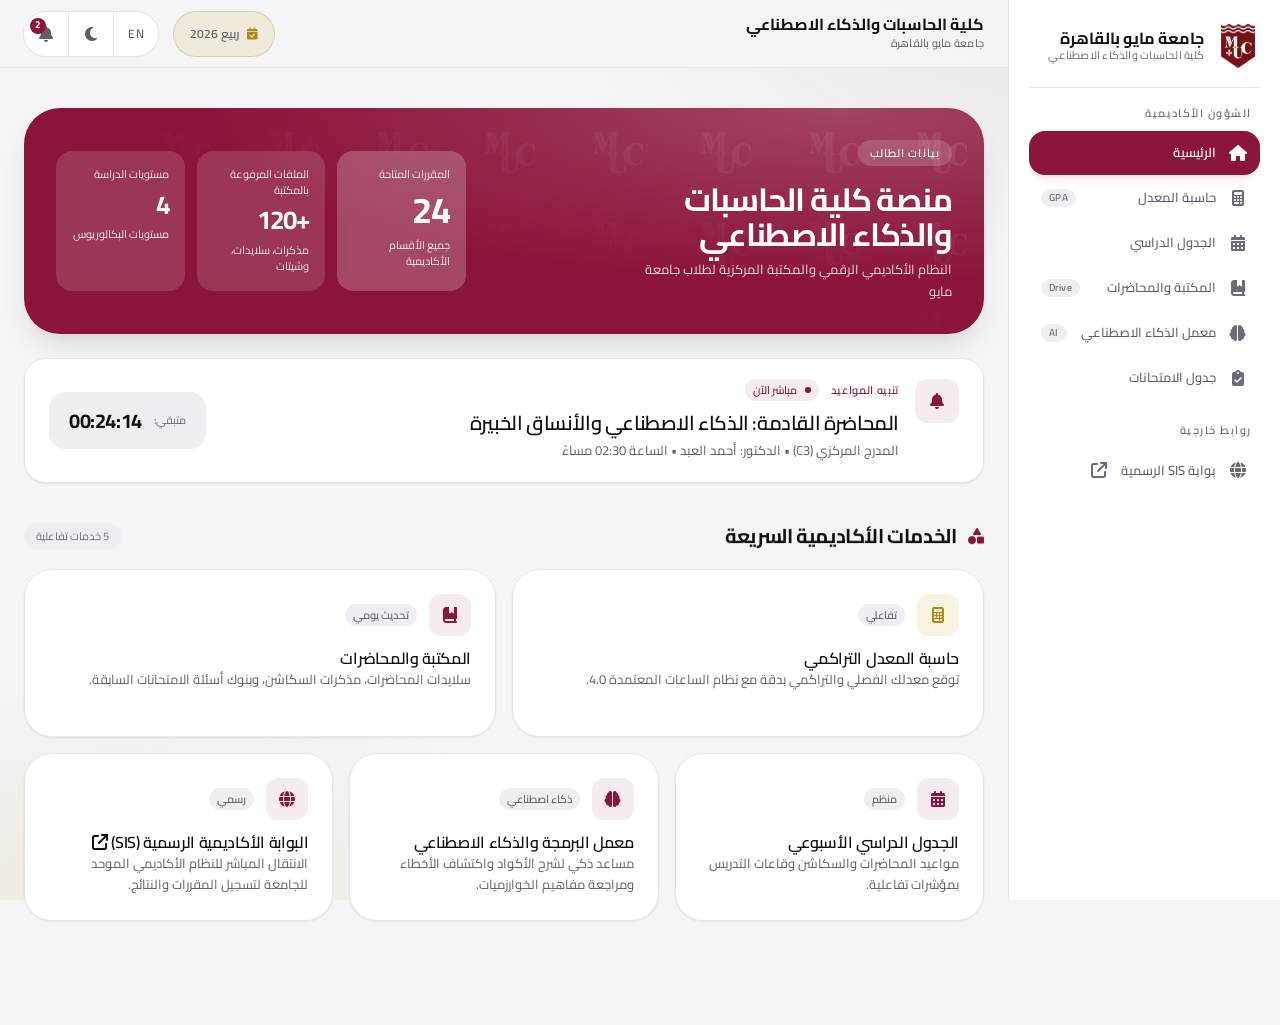
<file: index.html>
<!DOCTYPE html>
<html lang="ar" dir="rtl" data-theme="light">
<head>
    <meta charset="UTF-8">
    <meta name="viewport" content="width=device-width, initial-scale=1.0, viewport-fit=cover">
    <meta name="theme-color" content="#F6F6F9">
    <title>جامعة مايو - كلية الحاسبات والذكاء الاصطناعي | MUC Student Portal</title>
    
    <!-- Favicon -->
    <link rel="icon" type="image/png" href="assets/images/logo.png">

    <!-- الطباعة: Cairo — خط عربي متغيّر (200–1000) -->
    <link rel="preconnect" href="https://fonts.googleapis.com">
    <link rel="preconnect" href="https://fonts.gstatic.com" crossorigin>
    <link href="https://fonts.googleapis.com/css2?family=Cairo:wght@300;400;500;600;700;800;900&display=swap" rel="stylesheet">

    <!-- Telegram Mini App SDK -->
    <script src="https://telegram.org/js/telegram-web-app.js"></script>
    <script>
        if (window.Telegram && window.Telegram.WebApp) {
            window.Telegram.WebApp.ready();
            window.Telegram.WebApp.expand();
        }
    </script>
    <!-- FontAwesome 6 Icons -->
    <link rel="stylesheet" href="https://cdnjs.cloudflare.com/ajax/libs/font-awesome/6.4.2/css/all.min.css">

    <!-- Modular CSS Stylesheets -->
    <link rel="stylesheet" href="assets/css/style.css">
    <link rel="stylesheet" href="assets/css/components.css">
    <link rel="stylesheet" href="assets/css/animations.css">
</head>
<body>

    <!-- ==================== SKIP LINK ==================== -->
    <a href="#main-content" class="skip-link" data-i18n="skip_to_content">تخطي إلى المحتوى الرئيسي</a>

    <!-- ==================== AMBIENT BACKGROUND GLOWS ==================== -->
    <div class="page-rule-bg" aria-hidden="true"></div>

    <!-- ==================== MOBILE DRAWER BACKDROP ==================== -->
    <div id="drawer-backdrop" class="drawer-backdrop"></div>

    <!-- ==================== MAIN APP LAYOUT ==================== -->
    <div id="app-layout">

        <!-- ==================== SIDE PANEL (SIDEBAR) ==================== -->
        <aside id="sidebar" role="navigation" aria-label="Main Navigation">

            <!-- إغلاق الدرج -->
            <button id="drawer-close-btn" class="drawer-close-btn" type="button"
                    aria-label="إغلاق القائمة | Close navigation menu">
                <i class="fa-solid fa-xmark" aria-hidden="true"></i>
            </button>

            <!-- Top: University Brand -->
            <div>
                <div class="sidebar-header">
                    <a href="#" class="sidebar-logo-link" onclick="switchTab('home'); return false;">
                        <img src="assets/images/logo.png" alt="MUC Crest" class="sidebar-logo-img">
                        <div class="sidebar-brand-text">
                            <span class="sidebar-brand-title" data-i18n="univ_name">جامعة مايو بالقاهرة</span>
                            <span class="sidebar-brand-sub">
                                <span data-i18n="faculty_name">كلية الحاسبات والذكاء الاصطناعي</span>
                            </span>
                        </div>
                    </a>
                </div>

                <!-- Navigation Links -->
                <nav class="sidebar-nav">
                    <div class="nav-category-label" data-i18n="nav_category_academic">الشؤون الأكاديمية</div>

                    <!-- Home / Dashboard -->
                    <a href="#home" class="nav-link active" data-tab="home" aria-current="page" title="الرئيسية | Dashboard">
                        <i class="fa-solid fa-house"></i>
                        <span class="nav-text" data-i18n="nav_dashboard">الرئيسية</span>
                    </a>

                    <!-- GPA Predictor -->
                    <a href="#gpa" class="nav-link" data-tab="gpa" title="حاسبة المعدل | GPA Predictor">
                        <i class="fa-solid fa-calculator"></i>
                        <span class="nav-text" data-i18n="nav_gpa">حاسبة المعدل</span>
                        <span class="nav-badge nav-badge--gpa">GPA</span>
                    </a>

                    <!-- Timetable -->
                    <a href="#schedule" class="nav-link" data-tab="schedule" title="الجدول الدراسي | Timetable">
                        <i class="fa-solid fa-calendar-days"></i>
                        <span class="nav-text" data-i18n="nav_schedule">الجدول الدراسي</span>
                    </a>

                    <!-- Digital Library -->
                    <a href="#library" class="nav-link" data-tab="library" title="المكتبة والمحاضرات | Library">
                        <i class="fa-solid fa-book-bookmark"></i>
                        <span class="nav-text" data-i18n="nav_library">المكتبة والمحاضرات</span>
                        <span class="nav-badge nav-badge--drive">Drive</span>
                    </a>

                    <!-- AI Code Lab -->
                    <a href="#ai" class="nav-link" data-tab="ai" title="معمل الذكاء الاصطناعي | AI Code Lab">
                        <i class="fa-solid fa-brain"></i>
                        <span class="nav-text" data-i18n="nav_ai">معمل الذكاء الاصطناعي</span>
                        <span class="nav-badge nav-badge--ai">AI</span>
                    </a>

                    <!-- Exam Schedule -->
                    <a href="#exams" class="nav-link" data-tab="exams" title="جدول الامتحانات | Exam Schedule">
                        <i class="fa-solid fa-clipboard-check"></i>
                        <span class="nav-text" data-i18n="nav_exams">جدول الامتحانات</span>
                    </a>

                    <div class="nav-category-label" data-i18n="nav_category_links">روابط خارجية</div>

                    <!-- Official SIS Portal External -->
                    <a href="https://www.muc.edu.eg/ar" target="_blank" rel="noopener noreferrer" class="nav-link" title="بوابة SIS الرسمية">
                        <i class="fa-solid fa-globe"></i>
                        <span class="nav-text" data-i18n="nav_sis_portal">بوابة SIS الرسمية</span>
                        <i class="fa-solid fa-arrow-up-right-from-square nav-external-icon"></i>
                    </a>
                </nav>
            </div>

            <!-- Collapse handle -->
            <button id="sidebar-toggle" class="sidebar-toggle-btn"
                    type="button"
                    aria-expanded="true"
                    aria-controls="sidebar"
                    title="طي القائمة الجانبية | Collapse sidebar">
                <i class="fa-solid fa-chevron-right" aria-hidden="true"></i>
                <span class="sr-only" data-i18n="toggle_sidebar">طي القائمة الجانبية</span>
            </button>

            <!-- تم إزالة قسم الملف الشخصي الخاص بالطالب من هنا بنجاح -->

        </aside>

        <!-- ==================== MAIN WRAPPER ==================== -->
        <div id="main-wrapper">

            <!-- ==================== TOPBAR HEADER ==================== -->
            <header id="topbar">
                
                <!-- Start / Left -->
                <div class="topbar-start">
                    <button id="mobile-menu-btn" class="mobile-nav-toggle" type="button"
                            aria-expanded="false" aria-controls="sidebar"
                            aria-label="فتح قائمة التنقل | Open navigation menu">
                        <span class="hamburger-lines" aria-hidden="true">
                            <span></span><span></span><span></span>
                        </span>
                    </button>

                    <a href="#home" class="topbar-mobile-logo" onclick="switchTab('home'); return false;" title="MUC">
                        <img src="assets/images/logo.png" alt="MUC Logo" class="topbar-logo-img">
                    </a>
                    
                    <div class="topbar-title-block">
                        <div class="topbar-faculty-title">
                            <span data-i18n="faculty_name">كلية الحاسبات والذكاء الاصطناعي</span>
                        </div>
                        <div class="topbar-faculty-subtitle" data-i18n="univ_name">جامعة مايو بالقاهرة</div>
                    </div>
                </div>

                <!-- Center: Academic Semester Pill -->
                <div class="academic-term-chip">
                    <i class="fa-solid fa-calendar-check"></i>
                    <span data-i18n="current_term">ربيع 2026</span>
                </div>

                <!-- End / Right Actions -->
                <div class="topbar-end">

                    <div class="utility-cluster">
                        <button id="lang-toggle-btn" class="utility-btn" type="button"
                                onclick="toggleLanguage()"
                                aria-label="التبديل إلى الإنجليزية | Switch to English">
                            <span class="lang-label" aria-hidden="true">EN</span>
                        </button>

                        <span class="utility-divider" aria-hidden="true"></span>

                        <button id="theme-toggle-btn" class="utility-btn" type="button"
                                onclick="toggleTheme()"
                                aria-pressed="false"
                                aria-label="الوضع الداكن | Dark mode">
                            <i id="theme-toggle-icon" class="fa-solid fa-moon" aria-hidden="true"></i>
                        </button>

                        <span class="utility-divider" aria-hidden="true"></span>

                        <button id="notif-btn" class="utility-btn" type="button"
                                aria-haspopup="true" aria-expanded="false"
                                aria-controls="notif-panel"
                                aria-label="التنبيهات، 2 غير مقروءة | Notifications, 2 unread">
                            <i class="fa-solid fa-bell" aria-hidden="true"></i>
                            <span class="notif-count" aria-hidden="true">2</span>
                        </button>
                    </div>

                    <!-- تم إزالة زر البطاقة الرقمية من هنا بنجاح -->
                </div>

                <!-- لوحة التنبيهات -->
                <div id="notif-panel" class="notif-panel" role="region"
                     aria-labelledby="notif-panel-title" hidden>
                    <div class="notif-panel-head">
                        <h2 id="notif-panel-title" data-i18n="notif_title">التنبيهات</h2>
                        <button type="button" class="notif-clear" onclick="clearNotifications()"
                                data-i18n="notif_clear">تعليم الكل كمقروء</button>
                    </div>
                    <ul class="notif-list">
                        <li class="notif-item is-unread">
                            <span class="notif-dot" aria-hidden="true"></span>
                            <div>
                                <p class="notif-text" data-i18n="notif_1">تم رفع سلايدات محاضرة الشبكات العصبية (Lecture 4).</p>
                                <time class="notif-time" datetime="2026-09-11T09:20" data-i18n="notif_1_time">منذ ٢٠ دقيقة</time>
                            </div>
                        </li>
                        <li class="notif-item is-unread">
                            <span class="notif-dot" aria-hidden="true"></span>
                            <div>
                                <p class="notif-text" data-i18n="notif_2">تذكير: امتحان تراكيب البيانات يوم ١٥ مايو، لجنة ٤.</p>
                                <time class="notif-time" datetime="2026-09-11T08:00" data-i18n="notif_2_time">منذ ساعتين</time>
                            </div>
                        </li>
                        <li class="notif-item">
                            <span class="notif-dot" aria-hidden="true"></span>
                            <div>
                                <p class="notif-text" data-i18n="notif_3">تم تحديث الجدول الدراسي لقسم الذكاء الاصطناعي.</p>
                                <time class="notif-time" datetime="2026-09-10T14:00" data-i18n="notif_3_time">أمس</time>
                            </div>
                        </li>
                    </ul>
                </div>
            </header>

            <!-- ==================== CONTENT PANELS (TABS) ==================== -->
            <main id="main-content" tabindex="-1">

                <!-- -------------------------------------------------------------
                     TAB 1: HOME / DASHBOARD OVERVIEW
                     ------------------------------------------------------------- -->
                <section id="tab-home" class="tab-content active">

                    <!-- Hero: General Portal Overview -->
                    <div class="hero-banner">
                        <div class="hero-glow-orb"></div>
                        <div class="hero-content">

                            <div class="hero-identity">
                                <div>
                                    <div class="hero-welcome-tag">
                                        <span data-i18n="hero_welcome_back">بوابة الخدمات العامة</span>
                                    </div>
                                    <h1 class="hero-title" data-i18n="hero_portal_title">منصة كلية الحاسبات والذكاء الاصطناعي</h1>
                                    <p class="hero-subtitle" data-i18n="hero_portal_sub">النظام الأكاديمي الرقمي والمكتبة المركزية لطلاب جامعة مايو</p>
                                </div>
                            </div>

                            <!-- إحصائيات عامة للموقع بدلاً من بيانات شخصية محددة -->
                            <div class="hero-stats-grid">

                                <div class="hero-stat-card hero-stat-primary">
                                    <span class="stat-label" data-i18n="stat_courses_avail">المقررات المتاحة</span>
                                    <span class="stat-num gold">24</span>
                                    <span class="stat-meta">
                                        <span data-i18n="stat_courses_avail_meta">جميع الأقسام الأكاديمية</span>
                                    </span>
                                </div>

                                <div class="hero-stat-card">
                                    <span class="stat-label" data-i18n="stat_files">الملفات المرفوعة بالمكتبة</span>
                                    <span class="stat-num">120+</span>
                                    <span class="stat-meta" data-i18n="stat_files_meta">مذكرات، سلايدات، وشيتات</span>
                                </div>

                                <div class="hero-stat-card">
                                    <span class="stat-label" data-i18n="stat_levels">مستويات الدراسة</span>
                                    <span class="stat-num">4</span>
                                    <span class="stat-meta" data-i18n="stat_levels_meta">مستويات البكالوريوس</span>
                                </div>
                            </div>
                        </div>
                    </div>

                    <!-- Live Academic Notice Banner -->
                    <div class="glass-panel live-notice-banner">
                        <div class="live-notice-main">
                            <div class="notice-icon-box">
                                <i class="fa-solid fa-bell"></i>
                            </div>
                            <div>
                                <div class="notice-tags">
                                    <span class="notice-badge-red" data-i18n="notice_badge">تنبيه المواعيد</span>
                                    <span class="live-indicator">
                                        <span class="pulse-red-dot"></span>
                                        <span data-i18n="notice_live_now">مباشر الآن</span>
                                    </span>
                                </div>
                                <h2 class="notice-heading" data-i18n="notice_lecture_title">المحاضرة القادمة: الذكاء الاصطناعي والأنساق الخبيرة</h2>
                                <p class="notice-details" data-i18n="notice_lecture_details">المدرج المركزي (C3) • الدكتور: أحمد العبد • الساعة 02:30 مساءً</p>
                            </div>
                        </div>
                        <div class="countdown-box">
                            <span class="countdown-label" data-i18n="countdown_label">متبقي:</span>
                            <span id="countdown-timer" class="countdown-timer" role="timer" aria-live="off">00:24:15</span>
                        </div>
                    </div>

                    <!-- Academic Services Grid Header -->
                    <div class="services-section-header">
                        <h3 class="services-title">
                            <i class="fa-solid fa-shapes"></i>
                            <span data-i18n="services_section_title">الخدمات الأكاديمية السريعة</span>
                        </h3>
                        <span class="services-count" data-i18n="services_count_text">5 خدمات تفاعلية</span>
                    </div>

                    <!-- Services Cards Grid -->
                    <!-- تُبنى من assets/js/data.js عبر render.js -->
                    <div class="services-grid"></div>

                </section>

                <!-- -------------------------------------------------------------
                     TAB 2: GPA PREDICTOR & CALCULATOR
                     ------------------------------------------------------------- -->
                <section id="tab-gpa" class="tab-content">
                    
                    <div class="page-header">
                        <h2 data-i18n="gpa_title">حاسبة المعدل التراكمي (GPA Predictor)</h2>
                        <p data-i18n="gpa_subtitle">أدخل درجات موادك الحالية لحساب GPA المتوقع بنظام 4.0</p>
                    </div>

                    <div class="gpa-card-layout">
                        
                        <div class="glass-panel gpa-gauge-card">
                            <span data-i18n="gpa_semester_label">المعدل الفصلي المتوقع</span>

                            <div class="gpa-ring-wrapper">
                                <svg class="gpa-ring-svg" viewBox="0 0 170 170" aria-hidden="true">
                                    <circle class="gpa-ring-bg" cx="85" cy="85" r="72" />
                                    <circle id="gpa-ring-fill" class="gpa-ring-fill" cx="85" cy="85" r="72" />
                                </svg>
                                <div class="gpa-ring-inner" role="status" aria-live="polite">
                                    <span id="gpa-metric-value" class="gpa-ring-val">3.78</span>
                                    <span class="gpa-ring-max">/ 4.00</span>
                                </div>
                            </div>

                            <div id="gpa-standing-badge" class="gpa-standing-chip" data-i18n="gpa_standing_excellent">
                                تقدير ممتاز (Excellent)
                            </div>

                            <div class="gpa-meta-pills">
                                <div class="gpa-meta-pill">
                                    <span data-i18n="gpa_total_courses">عدد المواد:</span>
                                    <b id="gpa-summary-courses">5</b>
                                </div>
                                <div class="gpa-meta-pill">
                                    <span data-i18n="gpa_total_credits">إجمالي الساعات:</span>
                                    <b id="gpa-summary-hours">15</b>
                                </div>
                            </div>
                        </div>

                        <div class="glass-panel gpa-form-panel">
                            
                            <div class="gpa-row-header">
                                <span data-i18n="gpa_th_course">اسم المقرر</span>
                                <span data-i18n="gpa_th_hours">الساعات</span>
                                <span data-i18n="gpa_th_grade">التقدير</span>
                                <span style="text-align: center;" data-i18n="gpa_th_action">حذف</span>
                            </div>

                            <div id="gpa-courses-list" style="display: flex; flex-direction: column; gap: 0.65rem;">
                            </div>

                            <div class="gpa-controls-bar">
                                <button type="button" class="btn-secondary" onclick="addCourseRow()">
                                    <i class="fa-solid fa-plus-circle text-muc-bright-red"></i>
                                    <span data-i18n="btn_add_course">إضافة مادة جديدة</span>
                                </button>

                                <button type="button" class="btn-primary" onclick="calculateGpaMetrics()">
                                    <i class="fa-solid fa-calculator"></i>
                                    <span data-i18n="btn_calc_gpa">احسب المعدل الآن</span>
                                </button>
                            </div>

                        </div>

                    </div>

                </section>

                <!-- -------------------------------------------------------------
                     TAB 3: ACADEMIC SCHEDULE
                     ------------------------------------------------------------- -->
                <section id="tab-schedule" class="tab-content">
                    
                    <div class="page-header">
                        <h2 data-i18n="sched_title">الجدول الدراسي الأسبوعي</h2>
                        <p data-i18n="sched_subtitle">عرض القاعات ومواعيد المحاضرات والسكاشن حسب اليوم</p>
                    </div>

                    <div class="schedule-days-nav">
                        <button class="day-tab-btn active" data-day="all" aria-pressed="true" data-i18n="day_all">كل الأيام</button>
                        <button class="day-tab-btn" data-day="sun" aria-pressed="false" data-i18n="day_sun">الأحد</button>
                        <button class="day-tab-btn" data-day="mon" aria-pressed="false" data-i18n="day_mon">الإثنين</button>
                        <button class="day-tab-btn" data-day="tue" aria-pressed="false" data-i18n="day_tue">الثلاثاء</button>
                        <button class="day-tab-btn" data-day="wed" aria-pressed="false" data-i18n="day_wed">الأربعاء</button>
                        <button class="day-tab-btn" data-day="thu" aria-pressed="false" data-i18n="day_thu">الخميس</button>
                    </div>

                    <!-- تُبنى من assets/js/data.js عبر render.js -->
                    <div class="schedule-list"></div>

                </section>

                <!-- -------------------------------------------------------------
                     TAB 4: DIGITAL LIBRARY & MUC DRIVE
                     ------------------------------------------------------------- -->
                <section id="tab-library" class="tab-content">
                    
                    <div class="page-header">
                        <h2 data-i18n="lib_title">مكتبة المواد الرقمية - MUC Drive</h2>
                        <p data-i18n="lib_subtitle">تصفح محاضراتك وسكاشنك وامتحانات السنين السابقة</p>
                    </div>

                    <div class="library-filter-bar">
                        <div class="search-input-wrap">
                            <i class="fa-solid fa-magnifying-glass"></i>
                            <input id="library-search-input" type="search" class="input-field search-input"
                                   placeholder="ابحث عن المحاضرة، الكود، أو الملخص..."
                                   data-i18n-placeholder="search_placeholder"
                                   aria-label="ابحث في المكتبة الرقمية | Search the library">
                        </div>

                        <select id="library-level-select" class="input-field" style="max-width: 240px;"
                                aria-label="تصفية حسب المستوى الدراسي | Filter by level">
                            <option value="all" data-i18n="level_all">جميع المستويات</option>
                            <option value="level-1" data-i18n="level_1">المستوى الأول</option>
                            <option value="level-2" selected data-i18n="level_2">المستوى الثاني</option>
                            <option value="level-3" data-i18n="level_3">المستوى الثالث</option>
                            <option value="level-4" data-i18n="level_4">المستوى الرابع</option>
                        </select>
                    </div>

                    <!-- تُبنى من assets/js/data.js عبر render.js -->
                    <div class="library-grid"></div>

                </section>

                <!-- -------------------------------------------------------------
                     TAB 5: AI CODE LAB & ASSISTANT
                     ------------------------------------------------------------- -->
                <section id="tab-ai" class="tab-content">
                    
                    <div class="ai-lab-header">
                        <div class="ai-icon-large" aria-hidden="true">
                            <i class="fa-solid fa-brain"></i>
                        </div>
                        <div class="page-header" style="margin-bottom: 0;">
                            <h2 data-i18n="ai_title">معمل الذكاء الاصطناعي الأكاديمي</h2>
                            <p data-i18n="ai_subtitle">أدوات ذكية للمساعدة في حل الشيتات وشرح الأكواد واكتشاف الأخطاء</p>
                        </div>
                    </div>

                    <div class="ai-chips-row">
                        <button class="ai-prompt-chip" data-prompt="اشرح لي خوارزمية Merge Sort بلغة C++ مع توضيح التعقيد الزمني." data-i18n="ai_chip_explain">شرح خوارزميات الترتيب في C++</button>
                        <button class="ai-prompt-chip" data-prompt="ما هو الفرق العملي بين Overriding و Overloading في البرمجة كائنية التوجه؟" data-i18n="ai_chip_oop">مفاهيم تعدد الأشكال Polymorphism</button>
                        <button class="ai-prompt-chip" data-prompt="كيف أجهز Dataset لتدريب نموذج Machine Learning خطوة بخطوة؟" data-i18n="ai_chip_dataset">كيف أجهز Dataset لتدريب نموذج AI؟</button>
                        <button class="ai-prompt-chip" data-prompt="كودي يخرج خطأ Segmentation fault عند استخدام المؤشرات Pointers، كيف أتتبعه؟" data-i18n="ai_chip_debug">اكتشاف أخطاء Segmentation Fault</button>
                    </div>

                    <div class="glass-panel" style="padding: 1.5rem;">
                        <textarea id="ai-code-editor" class="code-editor-box"
                                  placeholder="ألصق كود C++ أو Python أو اسأل أي سؤال أكاديمي هنا..."
                                  data-i18n-placeholder="ai_input_placeholder"
                                  aria-label="الكود أو السؤال الأكاديمي | Your code or question"></textarea>
                        
                        <div style="display: flex; justify-content: flex-end; margin-top: 1rem;">
                            <button id="btn-ai-analyze" class="btn-primary" type="button">
                                <i class="fa-solid fa-wand-magic-sparkles"></i>
                                <span data-i18n="btn_ai_analyze">تحليل وشرح الكود بواسطة AI</span>
                            </button>
                        </div>

                        <div id="ai-output-box" class="ai-output-box" role="status" aria-live="polite"></div>
                    </div>

                </section>

                <!-- -------------------------------------------------------------
                     TAB 6: EXAM SCHEDULE
                     ------------------------------------------------------------- -->
                <section id="tab-exams" class="tab-content">
                    
                    <div class="page-header">
                        <h2 data-i18n="exams_title">جدول امتحانات الفصل الدراسي</h2>
                        <p data-i18n="exams_subtitle">مواعيد امتحانات منتصف الفصل ونهاية الفصل وأرقام اللجان والجلوس</p>
                    </div>

                    <div class="glass-panel data-table-wrap">
                        <table class="data-table">
                            <thead>
                                <tr>
                                    <th data-i18n="exam_col_code">كود المادة</th>
                                    <th data-i18n="exam_col_course">اسم المقرر</th>
                                    <th data-i18n="exam_col_datetime">التاريخ والوقت</th>
                                    <th data-i18n="exam_col_hall">قاعة الامتحان</th>
                                    <th data-i18n="exam_col_status">الحالة</th>
                                </tr>
                            </thead>
                            <!-- تُبنى من assets/js/data.js عبر render.js -->
                            <tbody></tbody>
                        </table>
                    </div>

                </section>

            </main>

        </div>

    </div>

    <!-- تم إزالة نافذة بطاقة الطالب الرقمية (Digital Student ID Modal) بالكامل لأن الموقع أصبح عاماً -->

    <!-- ==================== SCRIPTS ==================== -->
    <script src="https://cdnjs.cloudflare.com/ajax/libs/gsap/3.12.5/gsap.min.js" defer></script>

    <script src="assets/js/data.js"></script>
    <script src="assets/js/telegram.js"></script>
    <script src="assets/js/i18n.js"></script>
    <script src="assets/js/theme.js"></script>
    <script src="assets/js/gpa.js"></script>
    <!-- بعد data.js وi18n.js، وقبل main.js كي يجد المحتوى جاهزاً -->
    <script src="assets/js/render.js"></script>
    <script src="assets/js/main.js"></script>
    <script src="assets/js/motion.js" defer></script>

</body>
</html>
</file>
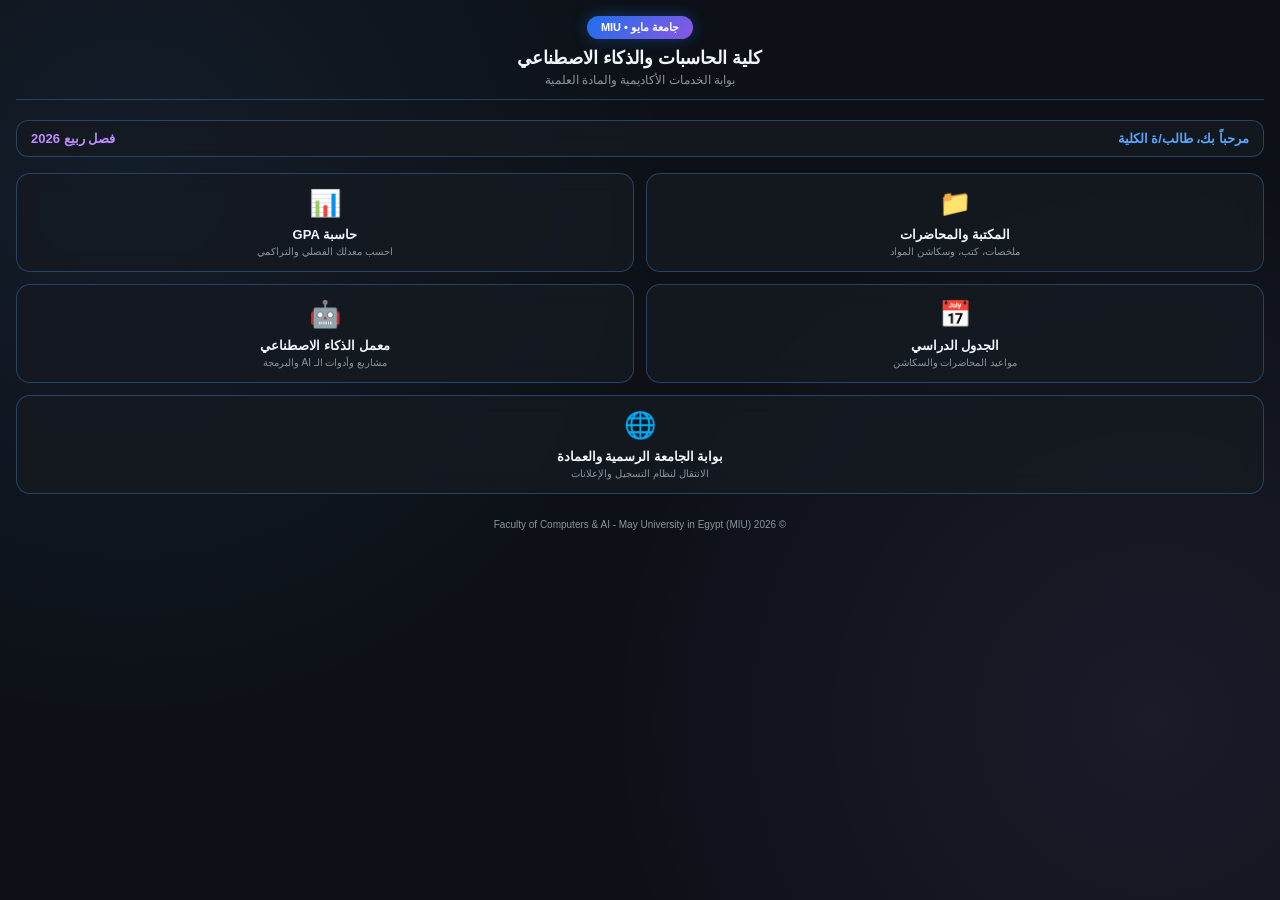
<file: code_artifact (2).html>
<!DOCTYPE html>
<html lang="ar" dir="rtl">
<head>
    <meta charset="UTF-8">
    <meta name="viewport" content="width=device-width, initial-scale=1.0">
    <title>كلية الحاسبات والذكاء الاصطناعي - جامعة مايو</title>
    <script src="https://telegram.org/js/telegram-web-app.js"></script>
    <style>
        :root {
            --bg-color: #0d1117;
            --card-bg: rgba(22, 27, 34, 0.85);
            --border-color: rgba(88, 166, 255, 0.3);
            --text-primary: #f0f6fc;
            --text-secondary: #8b949e;
            --accent-glow: #58a6ff;
            --accent-purple: #bc8cff;
        }

        * {
            box-sizing: border-box;
            margin: 0;
            padding: 0;
            font-family: 'Segoe UI', Tahoma, Geneva, Verdana, sans-serif;
        }

        body {
            background-color: var(--bg-color);
            color: var(--text-primary);
            min-height: 100vh;
            padding: 16px;
            background-image: 
                radial-gradient(circle at 10% 20%, rgba(88, 166, 255, 0.08) 0%, transparent 40%),
                radial-gradient(circle at 90% 80%, rgba(188, 140, 255, 0.08) 0%, transparent 40%);
        }

        header {
            text-align: center;
            margin-bottom: 20px;
            padding-bottom: 12px;
            border-bottom: 1px solid var(--border-color);
        }

        .logo-badge {
            display: inline-block;
            background: linear-gradient(135deg, #1f6feb, #8957e5);
            color: white;
            padding: 5px 14px;
            border-radius: 20px;
            font-size: 11px;
            font-weight: bold;
            margin-bottom: 8px;
            box-shadow: 0 0 15px rgba(31, 111, 235, 0.4);
        }

        h1 {
            font-size: 18px;
            margin-bottom: 4px;
            color: var(--text-primary);
        }

        p.subtitle {
            font-size: 12px;
            color: var(--text-secondary);
        }

        .user-greeting {
            background: var(--card-bg);
            border: 1px solid var(--border-color);
            border-radius: 12px;
            padding: 10px 14px;
            margin-bottom: 16px;
            display: flex;
            align-items: center;
            justify-content: space-between;
            backdrop-filter: blur(10px);
            font-size: 13px;
        }

        .user-greeting span {
            color: var(--accent-glow);
            font-weight: bold;
        }

        .grid-container {
            display: grid;
            grid-template-columns: repeat(2, 1fr);
            gap: 12px;
            margin-bottom: 20px;
        }

        .card {
            background: var(--card-bg);
            border: 1px solid var(--border-color);
            border-radius: 14px;
            padding: 14px;
            text-align: center;
            cursor: pointer;
            transition: all 0.3s ease;
            backdrop-filter: blur(10px);
            position: relative;
            overflow: hidden;
        }

        .card:hover {
            transform: translateY(-3px);
            border-color: var(--accent-glow);
            box-shadow: 0 8px 25px rgba(88, 166, 255, 0.2);
        }

        .card-icon {
            font-size: 26px;
            margin-bottom: 8px;
        }

        .card h3 {
            font-size: 13px;
            margin-bottom: 4px;
        }

        .card p {
            font-size: 10px;
            color: var(--text-secondary);
        }

        .full-width {
            grid-column: span 2;
        }

        .modal {
            display: none;
            position: fixed;
            top: 0;
            left: 0;
            width: 100%;
            height: 100%;
            background: rgba(13, 17, 23, 0.85);
            backdrop-filter: blur(8px);
            justify-content: center;
            align-items: center;
            padding: 16px;
            z-index: 1000;
        }

        .modal-content {
            background: #161b22;
            border: 1px solid var(--accent-glow);
            border-radius: 16px;
            padding: 18px;
            width: 100%;
            max-width: 400px;
            position: relative;
            box-shadow: 0 0 30px rgba(88, 166, 255, 0.3);
            max-height: 85vh;
            overflow-y: auto;
        }

        .close-btn {
            position: absolute;
            top: 12px;
            left: 12px;
            background: none;
            border: none;
            color: var(--text-secondary);
            font-size: 18px;
            cursor: pointer;
        }

        .modal-title {
            font-size: 15px;
            margin-bottom: 15px;
            color: var(--accent-glow);
            text-align: center;
        }

        .form-group {
            margin-bottom: 12px;
        }

        .form-group label {
            display: block;
            font-size: 11px;
            margin-bottom: 5px;
            color: var(--text-secondary);
        }

        .form-group input, .form-group select {
            width: 100%;
            padding: 9px;
            background: #0d1117;
            border: 1px solid var(--border-color);
            border-radius: 8px;
            color: white;
            font-size: 13px;
        }

        .file-item {
            background: rgba(88, 166, 255, 0.05);
            border: 1px solid var(--border-color);
            border-radius: 10px;
            padding: 10px;
            margin-bottom: 8px;
            display: flex;
            align-items: center;
            justify-content: space-between;
        }

        .file-info h4 {
            font-size: 12px;
            color: var(--text-primary);
            margin-bottom: 2px;
        }

        .file-info span {
            font-size: 10px;
            color: var(--text-secondary);
        }

        .btn-download {
            background: #1f6feb;
            color: white;
            border: none;
            padding: 6px 12px;
            border-radius: 6px;
            font-size: 11px;
            cursor: pointer;
            text-decoration: none;
        }

        .btn-action {
            width: 100%;
            padding: 11px;
            background: linear-gradient(135deg, #1f6feb, #8957e5);
            color: white;
            border: none;
            border-radius: 8px;
            font-weight: bold;
            cursor: pointer;
            margin-top: 10px;
        }

        .result-box {
            margin-top: 12px;
            padding: 8px;
            background: rgba(88, 166, 255, 0.1);
            border-radius: 8px;
            text-align: center;
            font-size: 13px;
            color: var(--accent-glow);
            display: none;
        }

        footer {
            text-align: center;
            margin-top: 25px;
            font-size: 10px;
            color: var(--text-secondary);
        }
    </style>
</head>
<body>

    <header>
        <div class="logo-badge">جامعة مايو • MIU</div>
        <h1>كلية الحاسبات والذكاء الاصطناعي</h1>
        <p class="subtitle">بوابة الخدمات الأكاديمية والمادة العلمية</p>
    </header>

    <div class="user-greeting">
        <span>مرحباً بك، <span id="username">طالب/ة الكلية</span></span>
        <span style="color: var(--accent-purple);">فصل ربيع 2026</span>
    </div>

    <div class="grid-container">
        <div class="card" onclick="openModal('filesModal')">
            <div class="card-icon">📁</div>
            <h3>المكتبة والمحاضرات</h3>
            <p>ملخصات، كتب، وسكاشن المواد</p>
        </div>

        <div class="card" onclick="openModal('gpaModal')">
            <div class="card-icon">📊</div>
            <h3>حاسبة GPA</h3>
            <p>احسب معدلك الفصلي والتراكمي</p>
        </div>

        <div class="card" onclick="openModal('scheduleModal')">
            <div class="card-icon">📅</div>
            <h3>الجدول الدراسي</h3>
            <p>مواعيد المحاضرات والسكاشن</p>
        </div>

        <div class="card" onclick="openModal('aiLabModal')">
            <div class="card-icon">🤖</div>
            <h3>معمل الذكاء الاصطناعي</h3>
            <p>مشاريع وأدوات الـ AI والبرمجة</p>
        </div>

        <div class="card full-width" onclick="openModal('portalModal')">
            <div class="card-icon">🌐</div>
            <h3>بوابة الجامعة الرسمية والعمادة</h3>
            <p>الانتقال لنظام التسجيل والإعلانات</p>
        </div>
    </div>

    <!-- Modal: Files -->
    <div id="filesModal" class="modal">
        <div class="modal-content">
            <button class="close-btn" onclick="closeModal('filesModal')">&times;</button>
            <div class="modal-title">📂 مكتبة الملفات والمحاضرات</div>
            
            <div class="file-item">
                <div class="file-info">
                    <h4>مقدمة في الذكاء الاصطناعي (AI)</h4>
                    <span>محاضرة 1 • PDF • 4.2 MB</span>
                </div>
                <a href="#" onclick="alert('جاري تحميل الملف...')" class="btn-download">تحميل</a>
            </div>

            <div class="file-item">
                <div class="file-info">
                    <h4>هياكل البيانات وخوارزمياتها</h4>
                    <span>ملخص السكاشن • PDF • 2.8 MB</span>
                </div>
                <a href="#" onclick="alert('جاري تحميل الملف...')" class="btn-download">تحميل</a>
            </div>
        </div>
    </div>

    <!-- Modal: GPA -->
    <div id="gpaModal" class="modal">
        <div class="modal-content">
            <button class="close-btn" onclick="closeModal('gpaModal')">&times;</button>
            <div class="modal-title">حاسبة المعدل التراكمي (GPA)</div>
            <div class="form-group">
                <label>التقدير أو النقاط (من 4.0):</label>
                <input type="number" id="gpaInput" step="0.01" max="4.0" min="0" placeholder="مثال: 3.5">
            </div>
            <div class="form-group">
                <label>عدد الساعات المعتمدة للمقرر:</label>
                <input type="number" id="hoursInput" value="3" min="1" max="6">
            </div>
            <button class="btn-action" onclick="calculateGPA()">حساب وحفظ</button>
            <div id="gpaResult" class="result-box"></div>
        </div>
    </div>

    <!-- Modal: Schedule -->
    <div id="scheduleModal" class="modal">
        <div class="modal-content">
            <button class="close-btn" onclick="closeModal('scheduleModal')">&times;</button>
            <div class="modal-title">الجدول الدراسي اليومي</div>
            <p style="font-size: 12px; color: var(--text-secondary); line-height: 1.6; text-align: right;">
                • <b>الأحد:</b> شبكات حاسب متقدمة (09:00 ص)<br>
                • <b>الإثنين:</b> تعلم الآلة Machine Learning (11:30 ص)<br>
                • <b>الثلاثاء:</b> نظم ذكية AI Systems (10:00 ص)<br>
                • <b>الأربعاء:</b> أمن معلومات وسيبر سكيورتي (01:00 م)
            </p>
            <button class="btn-action" onclick="closeModal('scheduleModal')">حسناً</button>
        </div>
    </div>

    <!-- Modal: AI Lab -->
    <div id="aiLabModal" class="modal">
        <div class="modal-content">
            <button class="close-btn" onclick="closeModal('aiLabModal')">&times;</button>
            <div class="modal-title">معمل الذكاء الاصطناعي</div>
            <p style="font-size: 12px; color: var(--text-secondary); line-height: 1.6; text-align: right;">
                تم تفعيل بيئة العمل السحابية لطلاب الحاسبات والذكاء الاصطناعي بجامعة مايو.
            </p>
            <button class="btn-action" onclick="alert('تم تفعيل الاتصال بنجاح!')">بدء الجلسة</button>
        </div>
    </div>

    <!-- Modal: Portal -->
    <div id="portalModal" class="modal">
        <div class="modal-content">
            <button class="close-btn" onclick="closeModal('portalModal')">&times;</button>
            <div class="modal-title">بوابة جامعة مايو</div>
            <p style="font-size: 12px; color: var(--text-secondary); text-align: center; margin-bottom: 15px;">
                الانتقال للنظام الأكاديمي الرسمي للجامعة.
            </p>
            <button class="btn-action" onclick="window.open('https://www.miu.edu.eg', '_blank')">زيارة الموقع الرسمي</button>
        </div>
    </div>

    <footer>
        &copy; 2026 Faculty of Computers & AI - May University in Egypt (MIU)
    </footer>

    <script>
        const tg = window.Telegram.WebApp;
        
        // تفعيل وضع ملء الشاشة وتوسيع النافذة تلقائياً
        tg.expand();
        if (tg.requestFullscreen) {
            tg.requestFullscreen();
        }

        if (tg.initDataUnsafe && tg.initDataUnsafe.user) {
            const user = tg.initDataUnsafe.user;
            document.getElementById('username').innerText = user.first_name || 'طالب الكلية';
        }

        function openModal(modalId) {
            if (tg.HapticFeedback) {
                tg.HapticFeedback.impactOccurred('medium');
            }
            document.getElementById(modalId).style.display = 'flex';
        }

        function closeModal(modalId) {
            document.getElementById(modalId).style.display = 'none';
        }

        function calculateGPA() {
            const gpa = parseFloat(document.getElementById('gpaInput').value);
            const hours = parseInt(document.getElementById('hoursInput').value);
            const resultBox = document.getElementById('gpaResult');
            
            if (isNaN(gpa) || gpa < 0 || gpa > 4.0) {
                resultBox.style.display = 'block';
                resultBox.style.color = '#ff7b72';
                resultBox.innerText = 'يرجى إدخال قيمة صحيحة بين 0 و 4.0';
                return;
            }

            resultBox.style.display = 'block';
            resultBox.style.color = 'var(--accent-glow)';
            resultBox.innerText = `تم تسجيل المادة بنجاح (GPA: ${gpa}, الساعات: ${hours})`;
            
            if (tg.HapticFeedback) {
                tg.HapticFeedback.notificationOccurred('success');
            }
        }

        window.onclick = function(event) {
            if (event.target.classList.contains('modal')) {
                event.target.style.display = 'none';
            }
        }
    </script>
</body>
</html>
</file>
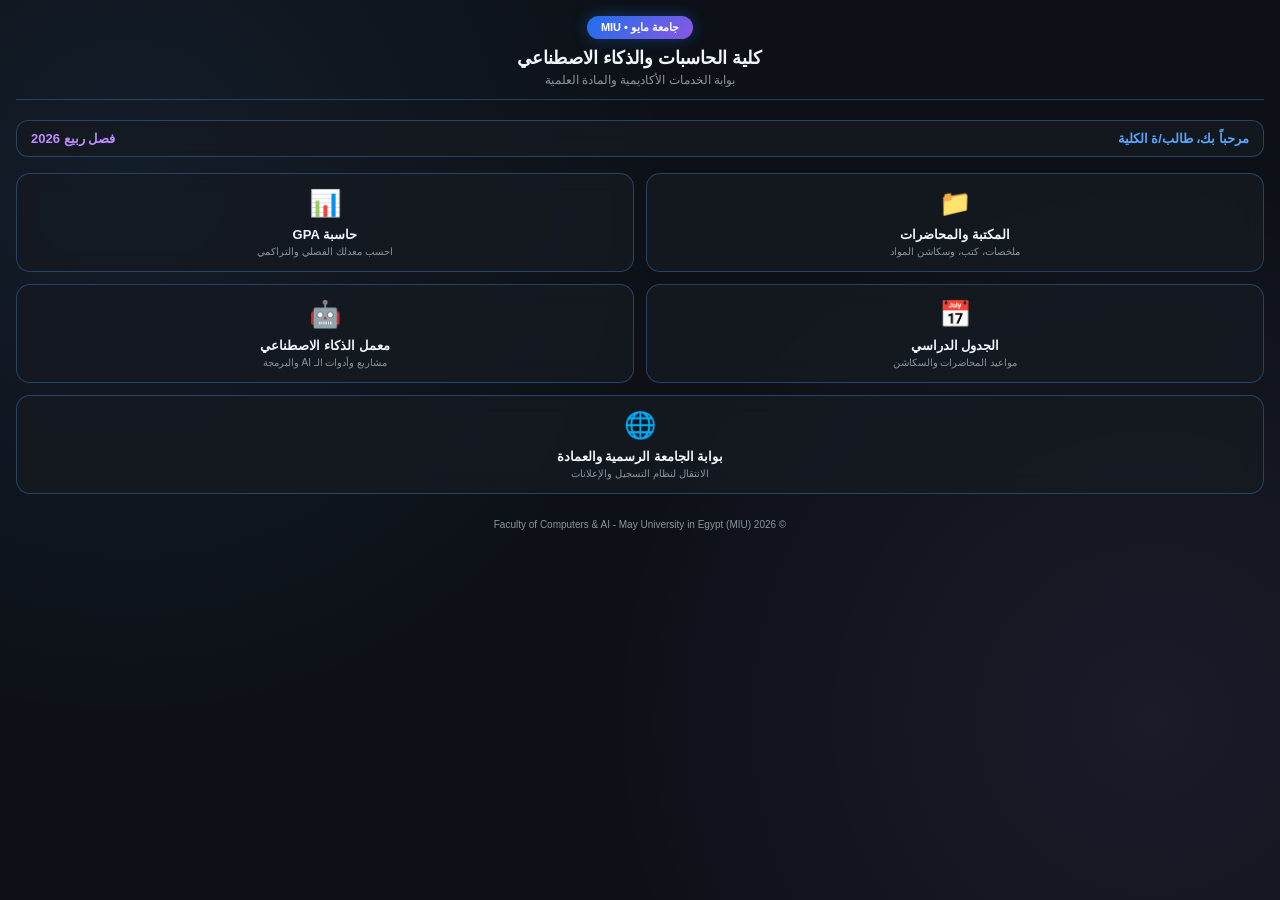
<file: code_artifact.html>
<!DOCTYPE html>
<html lang="ar" dir="rtl">
<head>
    <meta charset="UTF-8">
    <meta name="viewport" content="width=device-width, initial-scale=1.0">
    <title>كلية الحاسبات والذكاء الاصطناعي - جامعة مايو</title>
    <script src="https://telegram.org/js/telegram-web-app.js"></script>
    <style>
        :root {
            --bg-color: #0d1117;
            --card-bg: rgba(22, 27, 34, 0.85);
            --border-color: rgba(88, 166, 255, 0.3);
            --text-primary: #f0f6fc;
            --text-secondary: #8b949e;
            --accent-glow: #58a6ff;
            --accent-purple: #bc8cff;
        }

        * {
            box-sizing: border-box;
            margin: 0;
            padding: 0;
            font-family: 'Segoe UI', Tahoma, Geneva, Verdana, sans-serif;
        }

        body {
            background-color: var(--bg-color);
            color: var(--text-primary);
            min-height: 100vh;
            padding: 16px;
            background-image: 
                radial-gradient(circle at 10% 20%, rgba(88, 166, 255, 0.08) 0%, transparent 40%),
                radial-gradient(circle at 90% 80%, rgba(188, 140, 255, 0.08) 0%, transparent 40%);
        }

        header {
            text-align: center;
            margin-bottom: 20px;
            padding-bottom: 12px;
            border-bottom: 1px solid var(--border-color);
        }

        .logo-badge {
            display: inline-block;
            background: linear-gradient(135deg, #1f6feb, #8957e5);
            color: white;
            padding: 5px 14px;
            border-radius: 20px;
            font-size: 11px;
            font-weight: bold;
            margin-bottom: 8px;
            box-shadow: 0 0 15px rgba(31, 111, 235, 0.4);
        }

        h1 {
            font-size: 18px;
            margin-bottom: 4px;
            color: var(--text-primary);
        }

        p.subtitle {
            font-size: 12px;
            color: var(--text-secondary);
        }

        .user-greeting {
            background: var(--card-bg);
            border: 1px solid var(--border-color);
            border-radius: 12px;
            padding: 10px 14px;
            margin-bottom: 16px;
            display: flex;
            align-items: center;
            justify-content: space-between;
            backdrop-filter: blur(10px);
            font-size: 13px;
        }

        .user-greeting span {
            color: var(--accent-glow);
            font-weight: bold;
        }

        .grid-container {
            display: grid;
            grid-template-columns: repeat(2, 1fr);
            gap: 12px;
            margin-bottom: 20px;
        }

        .card {
            background: var(--card-bg);
            border: 1px solid var(--border-color);
            border-radius: 14px;
            padding: 14px;
            text-align: center;
            cursor: pointer;
            transition: all 0.3s ease;
            backdrop-filter: blur(10px);
            position: relative;
            overflow: hidden;
        }

        .card:hover {
            transform: translateY(-3px);
            border-color: var(--accent-glow);
            box-shadow: 0 8px 25px rgba(88, 166, 255, 0.2);
        }

        .card-icon {
            font-size: 26px;
            margin-bottom: 8px;
        }

        .card h3 {
            font-size: 13px;
            margin-bottom: 4px;
        }

        .card p {
            font-size: 10px;
            color: var(--text-secondary);
        }

        .full-width {
            grid-column: span 2;
        }

        .modal {
            display: none;
            position: fixed;
            top: 0;
            left: 0;
            width: 100%;
            height: 100%;
            background: rgba(13, 17, 23, 0.85);
            backdrop-filter: blur(8px);
            justify-content: center;
            align-items: center;
            padding: 16px;
            z-index: 1000;
        }

        .modal-content {
            background: #161b22;
            border: 1px solid var(--accent-glow);
            border-radius: 16px;
            padding: 18px;
            width: 100%;
            max-width: 400px;
            position: relative;
            box-shadow: 0 0 30px rgba(88, 166, 255, 0.3);
            max-height: 85vh;
            overflow-y: auto;
        }

        .close-btn {
            position: absolute;
            top: 12px;
            left: 12px;
            background: none;
            border: none;
            color: var(--text-secondary);
            font-size: 18px;
            cursor: pointer;
        }

        .modal-title {
            font-size: 15px;
            margin-bottom: 15px;
            color: var(--accent-glow);
            text-align: center;
        }

        .form-group {
            margin-bottom: 12px;
        }

        .form-group label {
            display: block;
            font-size: 11px;
            margin-bottom: 5px;
            color: var(--text-secondary);
        }

        .form-group input, .form-group select {
            width: 100%;
            padding: 9px;
            background: #0d1117;
            border: 1px solid var(--border-color);
            border-radius: 8px;
            color: white;
            font-size: 13px;
        }

        .file-item {
            background: rgba(88, 166, 255, 0.05);
            border: 1px solid var(--border-color);
            border-radius: 10px;
            padding: 10px;
            margin-bottom: 8px;
            display: flex;
            align-items: center;
            justify-content: space-between;
        }

        .file-info h4 {
            font-size: 12px;
            color: var(--text-primary);
            margin-bottom: 2px;
        }

        .file-info span {
            font-size: 10px;
            color: var(--text-secondary);
        }

        .btn-download {
            background: #1f6feb;
            color: white;
            border: none;
            padding: 6px 12px;
            border-radius: 6px;
            font-size: 11px;
            cursor: pointer;
            text-decoration: none;
        }

        .btn-action {
            width: 100%;
            padding: 11px;
            background: linear-gradient(135deg, #1f6feb, #8957e5);
            color: white;
            border: none;
            border-radius: 8px;
            font-weight: bold;
            cursor: pointer;
            margin-top: 10px;
        }

        .result-box {
            margin-top: 12px;
            padding: 8px;
            background: rgba(88, 166, 255, 0.1);
            border-radius: 8px;
            text-align: center;
            font-size: 13px;
            color: var(--accent-glow);
            display: none;
        }

        footer {
            text-align: center;
            margin-top: 25px;
            font-size: 10px;
            color: var(--text-secondary);
        }
    </style>
</head>
<body>

    <header>
        <div class="logo-badge">جامعة مايو • MIU</div>
        <h1>كلية الحاسبات والذكاء الاصطناعي</h1>
        <p class="subtitle">بوابة الخدمات الأكاديمية والمادة العلمية</p>
    </header>

    <div class="user-greeting">
        <span>مرحباً بك، <span id="username">طالب/ة الكلية</span></span>
        <span style="color: var(--accent-purple);">فصل ربيع 2026</span>
    </div>

    <div class="grid-container">
        <div class="card" onclick="openModal('filesModal')">
            <div class="card-icon">📁</div>
            <h3>المكتبة والمحاضرات</h3>
            <p>ملخصات، كتب، وسكاشن المواد</p>
        </div>

        <div class="card" onclick="openModal('gpaModal')">
            <div class="card-icon">📊</div>
            <h3>حاسبة GPA</h3>
            <p>احسب معدلك الفصلي والتراكمي</p>
        </div>

        <div class="card" onclick="openModal('scheduleModal')">
            <div class="card-icon">📅</div>
            <h3>الجدول الدراسي</h3>
            <p>مواعيد المحاضرات والسكاشن</p>
        </div>

        <div class="card" onclick="openModal('aiLabModal')">
            <div class="card-icon">🤖</div>
            <h3>معمل الذكاء الاصطناعي</h3>
            <p>مشاريع وأدوات الـ AI والبرمجة</p>
        </div>

        <div class="card full-width" onclick="openModal('portalModal')">
            <div class="card-icon">🌐</div>
            <h3>بوابة الجامعة الرسمية والعمادة</h3>
            <p>الانتقال لنظام التسجيل والإعلانات</p>
        </div>
    </div>

    <!-- Modal: Files -->
    <div id="filesModal" class="modal">
        <div class="modal-content">
            <button class="close-btn" onclick="closeModal('filesModal')">&times;</button>
            <div class="modal-title">📂 مكتبة الملفات والمحاضرات</div>
            
            <div class="file-item">
                <div class="file-info">
                    <h4>مقدمة في الذكاء الاصطناعي (AI)</h4>
                    <span>محاضرة 1 • PDF • 4.2 MB</span>
                </div>
                <a href="#" onclick="alert('جاري تحميل الملف...')" class="btn-download">تحميل</a>
            </div>

            <div class="file-item">
                <div class="file-info">
                    <h4>هياكل البيانات وخوارزمياتها</h4>
                    <span>ملخص السكاشن • PDF • 2.8 MB</span>
                </div>
                <a href="#" onclick="alert('جاري تحميل الملف...')" class="btn-download">تحميل</a>
            </div>
        </div>
    </div>

    <!-- Modal: GPA -->
    <div id="gpaModal" class="modal">
        <div class="modal-content">
            <button class="close-btn" onclick="closeModal('gpaModal')">&times;</button>
            <div class="modal-title">حاسبة المعدل التراكمي (GPA)</div>
            <div class="form-group">
                <label>التقدير أو النقاط (من 4.0):</label>
                <input type="number" id="gpaInput" step="0.01" max="4.0" min="0" placeholder="مثال: 3.5">
            </div>
            <div class="form-group">
                <label>عدد الساعات المعتمدة للمقرر:</label>
                <input type="number" id="hoursInput" value="3" min="1" max="6">
            </div>
            <button class="btn-action" onclick="calculateGPA()">حساب وحفظ</button>
            <div id="gpaResult" class="result-box"></div>
        </div>
    </div>

    <!-- Modal: Schedule -->
    <div id="scheduleModal" class="modal">
        <div class="modal-content">
            <button class="close-btn" onclick="closeModal('scheduleModal')">&times;</button>
            <div class="modal-title">الجدول الدراسي اليومي</div>
            <p style="font-size: 12px; color: var(--text-secondary); line-height: 1.6; text-align: right;">
                • <b>الأحد:</b> شبكات حاسب متقدمة (09:00 ص)<br>
                • <b>الإثنين:</b> تعلم الآلة Machine Learning (11:30 ص)<br>
                • <b>الثلاثاء:</b> نظم ذكية AI Systems (10:00 ص)<br>
                • <b>الأربعاء:</b> أمن معلومات وسيبر سكيورتي (01:00 م)
            </p>
            <button class="btn-action" onclick="closeModal('scheduleModal')">حسناً</button>
        </div>
    </div>

    <!-- Modal: AI Lab -->
    <div id="aiLabModal" class="modal">
        <div class="modal-content">
            <button class="close-btn" onclick="closeModal('aiLabModal')">&times;</button>
            <div class="modal-title">معمل الذكاء الاصطناعي</div>
            <p style="font-size: 12px; color: var(--text-secondary); line-height: 1.6; text-align: right;">
                تم تفعيل بيئة العمل السحابية لطلاب الحاسبات والذكاء الاصطناعي بجامعة مايو.
            </p>
            <button class="btn-action" onclick="alert('تم تفعيل الاتصال بنجاح!')">بدء الجلسة</button>
        </div>
    </div>

    <!-- Modal: Portal -->
    <div id="portalModal" class="modal">
        <div class="modal-content">
            <button class="close-btn" onclick="closeModal('portalModal')">&times;</button>
            <div class="modal-title">بوابة جامعة مايو</div>
            <p style="font-size: 12px; color: var(--text-secondary); text-align: center; margin-bottom: 15px;">
                الانتقال للنظام الأكاديمي الرسمي للجامعة.
            </p>
            <button class="btn-action" onclick="window.open('https://www.miu.edu.eg', '_blank')">زيارة الموقع الرسمي</button>
        </div>
    </div>

    <footer>
        &copy; 2026 Faculty of Computers & AI - May University in Egypt (MIU)
    </footer>

    <script>
        const tg = window.Telegram.WebApp;
        
        // تفعيل وضع ملء الشاشة وتوسيع النافذة تلقائياً
        tg.expand();
        if (tg.requestFullscreen) {
            tg.requestFullscreen();
        }

        if (tg.initDataUnsafe && tg.initDataUnsafe.user) {
            const user = tg.initDataUnsafe.user;
            document.getElementById('username').innerText = user.first_name || 'طالب الكلية';
        }

        function openModal(modalId) {
            if (tg.HapticFeedback) {
                tg.HapticFeedback.impactOccurred('medium');
            }
            document.getElementById(modalId).style.display = 'flex';
        }

        function closeModal(modalId) {
            document.getElementById(modalId).style.display = 'none';
        }

        function calculateGPA() {
            const gpa = parseFloat(document.getElementById('gpaInput').value);
            const hours = parseInt(document.getElementById('hoursInput').value);
            const resultBox = document.getElementById('gpaResult');
            
            if (isNaN(gpa) || gpa < 0 || gpa > 4.0) {
                resultBox.style.display = 'block';
                resultBox.style.color = '#ff7b72';
                resultBox.innerText = 'يرجى إدخال قيمة صحيحة بين 0 و 4.0';
                return;
            }

            resultBox.style.display = 'block';
            resultBox.style.color = 'var(--accent-glow)';
            resultBox.innerText = `تم تسجيل المادة بنجاح (GPA: ${gpa}, الساعات: ${hours})`;
            
            if (tg.HapticFeedback) {
                tg.HapticFeedback.notificationOccurred('success');
            }
        }

        window.onclick = function(event) {
            if (event.target.classList.contains('modal')) {
                event.target.style.display = 'none';
            }
        }
    </script>
</body>
</html>
</file>
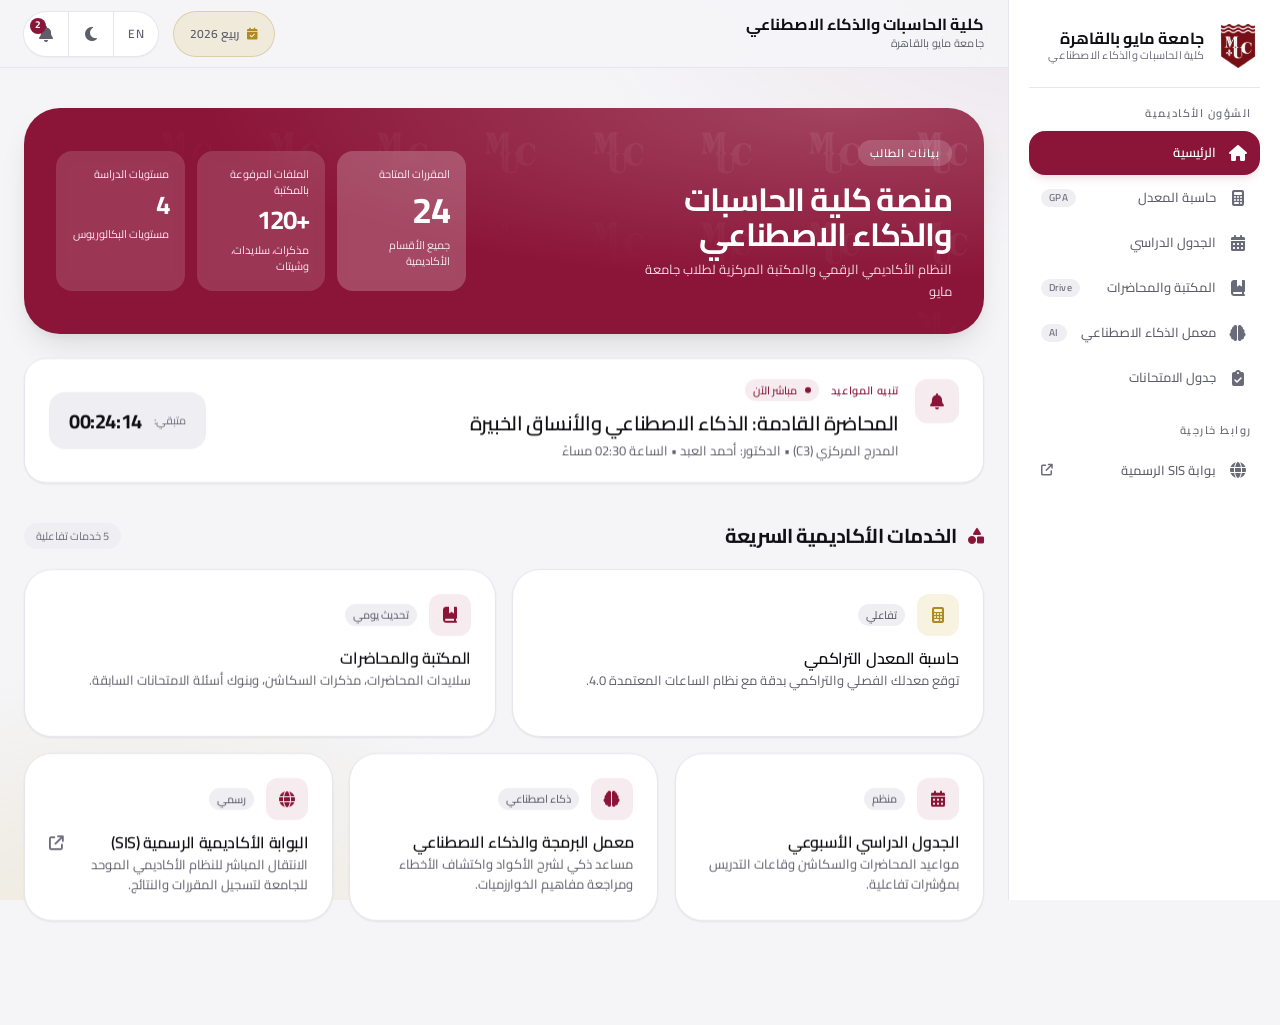
<file: muc.html>
<!DOCTYPE html>
<html lang="ar" dir="rtl" data-theme="light">
<head>
    <meta charset="UTF-8">
    <meta name="viewport" content="width=device-width, initial-scale=1.0, viewport-fit=cover">
    <meta name="theme-color" content="#F6F6F9">
    <title>جامعة مايو - كلية الحاسبات والذكاء الاصطناعي | MUC Student Portal</title>
    
    <!-- Favicon -->
    <link rel="icon" type="image/png" href="assets/images/logo.png">

    <!-- الطباعة: Cairo — خط عربي متغيّر (200–1000) -->
    <link rel="preconnect" href="https://fonts.googleapis.com">
    <link rel="preconnect" href="https://fonts.gstatic.com" crossorigin>
    <link href="https://fonts.googleapis.com/css2?family=Cairo:wght@300;400;500;600;700;800;900&display=swap" rel="stylesheet">

    <!-- Telegram Mini App SDK -->
    <script src="https://telegram.org/js/telegram-web-app.js"></script>
    <script>
        if (window.Telegram && window.Telegram.WebApp) {
            window.Telegram.WebApp.ready();
            window.Telegram.WebApp.expand();
        }
    </script>
    <!-- FontAwesome 6 Icons -->
    <link rel="stylesheet" href="https://cdnjs.cloudflare.com/ajax/libs/font-awesome/6.4.2/css/all.min.css">

    <!-- Modular CSS Stylesheets -->
    <link rel="stylesheet" href="assets/css/style.css">
    <link rel="stylesheet" href="assets/css/components.css">
    <link rel="stylesheet" href="assets/css/animations.css">
</head>
<body>

    <!-- ==================== SKIP LINK ==================== -->
    <a href="#main-content" class="skip-link" data-i18n="skip_to_content">تخطي إلى المحتوى الرئيسي</a>

    <!-- ==================== AMBIENT BACKGROUND GLOWS ==================== -->
    <div class="page-rule-bg" aria-hidden="true"></div>

    <!-- ==================== MOBILE DRAWER BACKDROP ==================== -->
    <div id="drawer-backdrop" class="drawer-backdrop"></div>

    <!-- ==================== MAIN APP LAYOUT ==================== -->
    <div id="app-layout">

        <!-- ==================== SIDE PANEL (SIDEBAR) ==================== -->
        <aside id="sidebar" role="navigation" aria-label="Main Navigation">

            <!-- إغلاق الدرج -->
            <button id="drawer-close-btn" class="drawer-close-btn" type="button"
                    aria-label="إغلاق القائمة | Close navigation menu">
                <i class="fa-solid fa-xmark" aria-hidden="true"></i>
            </button>

            <!-- Top: University Brand -->
            <div>
                <div class="sidebar-header">
                    <a href="#" class="sidebar-logo-link" onclick="switchTab('home'); return false;">
                        <img src="assets/images/logo.png" alt="MUC Crest" class="sidebar-logo-img">
                        <div class="sidebar-brand-text">
                            <span class="sidebar-brand-title" data-i18n="univ_name">جامعة مايو بالقاهرة</span>
                            <span class="sidebar-brand-sub">
                                <span data-i18n="faculty_name">كلية الحاسبات والذكاء الاصطناعي</span>
                            </span>
                        </div>
                    </a>
                </div>

                <!-- Navigation Links -->
                <nav class="sidebar-nav">
                    <div class="nav-category-label" data-i18n="nav_category_academic">الشؤون الأكاديمية</div>

                    <!-- Home / Dashboard -->
                    <a href="#home" class="nav-link active" data-tab="home" aria-current="page" title="الرئيسية | Dashboard">
                        <i class="fa-solid fa-house"></i>
                        <span class="nav-text" data-i18n="nav_dashboard">الرئيسية</span>
                    </a>

                    <!-- GPA Predictor -->
                    <a href="#gpa" class="nav-link" data-tab="gpa" title="حاسبة المعدل | GPA Predictor">
                        <i class="fa-solid fa-calculator"></i>
                        <span class="nav-text" data-i18n="nav_gpa">حاسبة المعدل</span>
                        <span class="nav-badge nav-badge--gpa">GPA</span>
                    </a>

                    <!-- Timetable -->
                    <a href="#schedule" class="nav-link" data-tab="schedule" title="الجدول الدراسي | Timetable">
                        <i class="fa-solid fa-calendar-days"></i>
                        <span class="nav-text" data-i18n="nav_schedule">الجدول الدراسي</span>
                    </a>

                    <!-- Digital Library -->
                    <a href="#library" class="nav-link" data-tab="library" title="المكتبة والمحاضرات | Library">
                        <i class="fa-solid fa-book-bookmark"></i>
                        <span class="nav-text" data-i18n="nav_library">المكتبة والمحاضرات</span>
                        <span class="nav-badge nav-badge--drive">Drive</span>
                    </a>

                    <!-- AI Code Lab -->
                    <a href="#ai" class="nav-link" data-tab="ai" title="معمل الذكاء الاصطناعي | AI Code Lab">
                        <i class="fa-solid fa-brain"></i>
                        <span class="nav-text" data-i18n="nav_ai">معمل الذكاء الاصطناعي</span>
                        <span class="nav-badge nav-badge--ai">AI</span>
                    </a>

                    <!-- Exam Schedule -->
                    <a href="#exams" class="nav-link" data-tab="exams" title="جدول الامتحانات | Exam Schedule">
                        <i class="fa-solid fa-clipboard-check"></i>
                        <span class="nav-text" data-i18n="nav_exams">جدول الامتحانات</span>
                    </a>

                    <div class="nav-category-label" data-i18n="nav_category_links">روابط خارجية</div>

                    <!-- Official SIS Portal External -->
                    <a href="https://www.muc.edu.eg/ar" target="_blank" rel="noopener noreferrer" class="nav-link" title="بوابة SIS الرسمية">
                        <i class="fa-solid fa-globe"></i>
                        <span class="nav-text" data-i18n="nav_sis_portal">بوابة SIS الرسمية</span>
                        <i class="fa-solid fa-arrow-up-right-from-square nav-external-icon" style="font-size: 0.75rem; margin-inline-start: auto; width: auto;"></i>
                    </a>
                </nav>
            </div>

            <!-- Collapse handle -->
            <button id="sidebar-toggle" class="sidebar-toggle-btn"
                    type="button"
                    aria-expanded="true"
                    aria-controls="sidebar"
                    title="طي القائمة الجانبية | Collapse sidebar">
                <i class="fa-solid fa-chevron-right" aria-hidden="true"></i>
                <span class="sr-only" data-i18n="toggle_sidebar">طي القائمة الجانبية</span>
            </button>

            <!-- تم إزالة قسم الملف الشخصي الخاص بالطالب من هنا بنجاح -->

        </aside>

        <!-- ==================== MAIN WRAPPER ==================== -->
        <div id="main-wrapper">

            <!-- ==================== TOPBAR HEADER ==================== -->
            <header id="topbar">
                
                <!-- Start / Left -->
                <div class="topbar-start">
                    <button id="mobile-menu-btn" class="mobile-nav-toggle" type="button"
                            aria-expanded="false" aria-controls="sidebar"
                            aria-label="فتح قائمة التنقل | Open navigation menu">
                        <span class="hamburger-lines" aria-hidden="true">
                            <span></span><span></span><span></span>
                        </span>
                    </button>

                    <a href="#home" class="topbar-mobile-logo" onclick="switchTab('home'); return false;" title="MUC">
                        <img src="assets/images/logo.png" alt="MUC Logo" class="topbar-logo-img">
                    </a>
                    
                    <div class="topbar-title-block">
                        <div class="topbar-faculty-title">
                            <span data-i18n="faculty_name">كلية الحاسبات والذكاء الاصطناعي</span>
                        </div>
                        <div class="topbar-faculty-subtitle" data-i18n="univ_name">جامعة مايو بالقاهرة</div>
                    </div>
                </div>

                <!-- Center: Academic Semester Pill -->
                <div class="academic-term-chip">
                    <i class="fa-solid fa-calendar-check"></i>
                    <span data-i18n="current_term">ربيع 2026</span>
                </div>

                <!-- End / Right Actions -->
                <div class="topbar-end">

                    <div class="utility-cluster">
                        <button id="lang-toggle-btn" class="utility-btn" type="button"
                                onclick="toggleLanguage()"
                                aria-label="التبديل إلى الإنجليزية | Switch to English">
                            <span class="lang-label" aria-hidden="true">EN</span>
                        </button>

                        <span class="utility-divider" aria-hidden="true"></span>

                        <button id="theme-toggle-btn" class="utility-btn" type="button"
                                onclick="toggleTheme()"
                                aria-pressed="false"
                                aria-label="الوضع الداكن | Dark mode">
                            <i id="theme-toggle-icon" class="fa-solid fa-moon" aria-hidden="true"></i>
                        </button>

                        <span class="utility-divider" aria-hidden="true"></span>

                        <button id="notif-btn" class="utility-btn" type="button"
                                aria-haspopup="true" aria-expanded="false"
                                aria-controls="notif-panel"
                                aria-label="التنبيهات، 2 غير مقروءة | Notifications, 2 unread">
                            <i class="fa-solid fa-bell" aria-hidden="true"></i>
                            <span class="notif-count" aria-hidden="true">2</span>
                        </button>
                    </div>

                    <!-- تم إزالة زر البطاقة الرقمية من هنا بنجاح -->
                </div>

                <!-- لوحة التنبيهات -->
                <div id="notif-panel" class="notif-panel" role="region"
                     aria-labelledby="notif-panel-title" hidden>
                    <div class="notif-panel-head">
                        <h2 id="notif-panel-title" data-i18n="notif_title">التنبيهات</h2>
                        <button type="button" class="notif-clear" onclick="clearNotifications()"
                                data-i18n="notif_clear">تعليم الكل كمقروء</button>
                    </div>
                    <ul class="notif-list">
                        <li class="notif-item is-unread">
                            <span class="notif-dot" aria-hidden="true"></span>
                            <div>
                                <p class="notif-text" data-i18n="notif_1">تم رفع سلايدات محاضرة الشبكات العصبية (Lecture 4).</p>
                                <time class="notif-time" datetime="2026-09-11T09:20" data-i18n="notif_1_time">منذ ٢٠ دقيقة</time>
                            </div>
                        </li>
                        <li class="notif-item is-unread">
                            <span class="notif-dot" aria-hidden="true"></span>
                            <div>
                                <p class="notif-text" data-i18n="notif_2">تذكير: امتحان تراكيب البيانات يوم ١٥ مايو، لجنة ٤.</p>
                                <time class="notif-time" datetime="2026-09-11T08:00" data-i18n="notif_2_time">منذ ساعتين</time>
                            </div>
                        </li>
                        <li class="notif-item">
                            <span class="notif-dot" aria-hidden="true"></span>
                            <div>
                                <p class="notif-text" data-i18n="notif_3">تم تحديث الجدول الدراسي لقسم الذكاء الاصطناعي.</p>
                                <time class="notif-time" datetime="2026-09-10T14:00" data-i18n="notif_3_time">أمس</time>
                            </div>
                        </li>
                    </ul>
                </div>
            </header>

            <!-- ==================== CONTENT PANELS (TABS) ==================== -->
            <main id="main-content" tabindex="-1">

                <!-- -------------------------------------------------------------
                     TAB 1: HOME / DASHBOARD OVERVIEW
                     ------------------------------------------------------------- -->
                <section id="tab-home" class="tab-content active">

                    <!-- Hero: General Portal Overview -->
                    <div class="hero-banner">
                        <div class="hero-glow-orb"></div>
                        <div class="hero-content">

                            <div class="hero-identity">
                                <div>
                                    <div class="hero-welcome-tag">
                                        <span data-i18n="hero_welcome_back">بوابة الخدمات العامة</span>
                                    </div>
                                    <h1 class="hero-title">منصة كلية الحاسبات والذكاء الاصطناعي</h1>
                                    <p class="hero-subtitle">النظام الأكاديمي الرقمي والمكتبة المركزية لطلاب جامعة مايو</p>
                                </div>
                            </div>

                            <!-- إحصائيات عامة للموقع بدلاً من بيانات شخصية محددة -->
                            <div class="hero-stats-grid">

                                <div class="hero-stat-card hero-stat-primary">
                                    <span class="stat-label">المقررات المتاحة</span>
                                    <span class="stat-num gold">24</span>
                                    <span class="stat-meta">
                                        <span>جميع الأقسام الأكاديمية</span>
                                    </span>
                                </div>

                                <div class="hero-stat-card">
                                    <span class="stat-label">الملفات المرفوعة بالمكتبة</span>
                                    <span class="stat-num">120+</span>
                                    <span class="stat-meta">مذكرات، سلايدات، وشيتات</span>
                                </div>

                                <div class="hero-stat-card">
                                    <span class="stat-label">مستويات الدراسة</span>
                                    <span class="stat-num">4</span>
                                    <span class="stat-meta">مستويات البكالوريوس</span>
                                </div>
                            </div>
                        </div>
                    </div>

                    <!-- Live Academic Notice Banner -->
                    <div class="glass-panel live-notice-banner">
                        <div class="live-notice-main">
                            <div class="notice-icon-box">
                                <i class="fa-solid fa-bell"></i>
                            </div>
                            <div>
                                <div class="notice-tags">
                                    <span class="notice-badge-red" data-i18n="notice_badge">تنبيه المواعيد</span>
                                    <span class="live-indicator">
                                        <span class="pulse-red-dot"></span>
                                        <span data-i18n="notice_live_now">مباشر الآن</span>
                                    </span>
                                </div>
                                <h2 class="notice-heading" data-i18n="notice_lecture_title">المحاضرة القادمة: الذكاء الاصطناعي والأنساق الخبيرة</h2>
                                <p class="notice-details" data-i18n="notice_lecture_details">المدرج المركزي (C3) • الدكتور: أحمد العبد • الساعة 02:30 مساءً</p>
                            </div>
                        </div>
                        <div class="countdown-box">
                            <span class="countdown-label" data-i18n="countdown_label">متبقي:</span>
                            <span id="countdown-timer" class="countdown-timer" role="timer" aria-live="off">00:24:15</span>
                        </div>
                    </div>

                    <!-- Academic Services Grid Header -->
                    <div class="services-section-header">
                        <h3 class="services-title">
                            <i class="fa-solid fa-shapes"></i>
                            <span data-i18n="services_section_title">الخدمات الأكاديمية السريعة</span>
                        </h3>
                        <span class="services-count" data-i18n="services_count_text">5 خدمات تفاعلية</span>
                    </div>

                    <!-- Services Cards Grid -->
                    <div class="services-grid">
                        
                        <!-- Card 1: GPA Predictor -->
                        <a href="#gpa" data-tab="gpa" class="glass-panel-interactive service-card service-purple">
                            <div class="service-card-top">
                                <div class="service-icon-wrap">
                                    <i class="fa-solid fa-calculator" aria-hidden="true"></i>
                                </div>
                                <span class="service-tag" data-i18n="badge_interactive">تفاعلي</span>
                            </div>
                            <div>
                                <h4 class="service-title" data-i18n="card_gpa_title">حاسبة المعدل التراكمي</h4>
                                <p class="service-desc" data-i18n="card_gpa_desc">توقع معدلك الفصلي والتراكمي بدقة مع نظام الساعات المعتمدة 4.0.</p>
                            </div>
                        </a>

                        <!-- Card 2: Digital Library -->
                        <a href="#library" data-tab="library" class="glass-panel-interactive service-card service-blue">
                            <div class="service-card-top">
                                <div class="service-icon-wrap">
                                    <i class="fa-solid fa-book-bookmark" aria-hidden="true"></i>
                                </div>
                                <span class="service-tag" data-i18n="badge_daily_update">تحديث يومي</span>
                            </div>
                            <div>
                                <h4 class="service-title" data-i18n="card_library_title">المكتبة والمحاضرات</h4>
                                <p class="service-desc" data-i18n="card_library_desc">سلايدات المحاضرات، مذكرات السكاشن، وبنوك أسئلة الامتحانات السابقة.</p>
                            </div>
                        </a>

                        <!-- Card 3: Timetable -->
                        <a href="#schedule" data-tab="schedule" class="glass-panel-interactive service-card service-amber">
                            <div class="service-card-top">
                                <div class="service-icon-wrap">
                                    <i class="fa-solid fa-calendar-days" aria-hidden="true"></i>
                                </div>
                                <span class="service-tag" data-i18n="badge_organized">منظم</span>
                            </div>
                            <div>
                                <h4 class="service-title" data-i18n="card_schedule_title">الجدول الدراسي الأسبوعي</h4>
                                <p class="service-desc" data-i18n="card_schedule_desc">مواعيد المحاضرات والسكاشن وقاعات التدريس بمؤشرات تفاعلية.</p>
                            </div>
                        </a>

                        <!-- Card 4: AI Lab -->
                        <a href="#ai" data-tab="ai" class="glass-panel-interactive service-card service-emerald">
                            <div class="service-card-top">
                                <div class="service-icon-wrap">
                                    <i class="fa-solid fa-brain" aria-hidden="true"></i>
                                </div>
                                <span class="service-tag" data-i18n="badge_ai_tag">ذكاء اصطناعي</span>
                            </div>
                            <div>
                                <h4 class="service-title" data-i18n="card_ai_title">معمل البرمجة والذكاء الاصطناعي</h4>
                                <p class="service-desc" data-i18n="card_ai_desc">مساعد ذكي لشرح الأكواد واكتشاف الأخطاء ومراجعة مفاهيم الخوارزميات.</p>
                            </div>
                        </a>

                        <!-- Card 5: Official SIS Portal -->
                        <a href="https://www.muc.edu.eg/ar" target="_blank" rel="noopener noreferrer" class="glass-panel-interactive service-card service-red">
                            <div class="service-card-top">
                                <div class="service-icon-wrap">
                                    <i class="fa-solid fa-globe"></i>
                                </div>
                                <span class="service-tag" data-i18n="badge_official">رسمي</span>
                            </div>
                            <div>
                                <div style="display: flex; align-items: center; justify-content: space-between;">
                                    <h4 class="service-title" data-i18n="card_portal_title">البوابة الأكاديمية الرسمية (SIS)</h4>
                                    <i class="fa-solid fa-arrow-up-right-from-square" style="font-size: 0.9rem; color: var(--text-muted);"></i>
                                </div>
                                <p class="service-desc" data-i18n="card_portal_desc">الانتقال المباشر للنظام الأكاديمي الموحد للجامعة لتسجيل المقررات والنتائج.</p>
                            </div>
                        </a>

                    </div>

                </section>

                <!-- -------------------------------------------------------------
                     TAB 2: GPA PREDICTOR & CALCULATOR
                     ------------------------------------------------------------- -->
                <section id="tab-gpa" class="tab-content">
                    
                    <div class="page-header">
                        <h2 data-i18n="gpa_title">حاسبة المعدل التراكمي (GPA Predictor)</h2>
                        <p data-i18n="gpa_subtitle">أدخل درجات موادك الحالية لحساب GPA المتوقع بنظام 4.0</p>
                    </div>

                    <div class="gpa-card-layout">
                        
                        <div class="glass-panel gpa-gauge-card">
                            <span data-i18n="gpa_semester_label">المعدل الفصلي المتوقع</span>

                            <div class="gpa-ring-wrapper">
                                <svg class="gpa-ring-svg" viewBox="0 0 170 170" aria-hidden="true">
                                    <circle class="gpa-ring-bg" cx="85" cy="85" r="72" />
                                    <circle id="gpa-ring-fill" class="gpa-ring-fill" cx="85" cy="85" r="72" />
                                </svg>
                                <div class="gpa-ring-inner" role="status" aria-live="polite">
                                    <span id="gpa-metric-value" class="gpa-ring-val">3.78</span>
                                    <span class="gpa-ring-max">/ 4.00</span>
                                </div>
                            </div>

                            <div id="gpa-standing-badge" class="gpa-standing-chip" data-i18n="gpa_standing_excellent">
                                تقدير ممتاز (Excellent)
                            </div>

                            <div class="gpa-meta-pills">
                                <div class="gpa-meta-pill">
                                    <span data-i18n="gpa_total_courses">عدد المواد:</span>
                                    <b id="gpa-summary-courses">5</b>
                                </div>
                                <div class="gpa-meta-pill">
                                    <span data-i18n="gpa_total_credits">إجمالي الساعات:</span>
                                    <b id="gpa-summary-hours">15</b>
                                </div>
                            </div>
                        </div>

                        <div class="glass-panel gpa-form-panel">
                            
                            <div class="gpa-row-header">
                                <span data-i18n="gpa_th_course">اسم المقرر</span>
                                <span data-i18n="gpa_th_hours">الساعات</span>
                                <span data-i18n="gpa_th_grade">التقدير</span>
                                <span style="text-align: center;" data-i18n="gpa_th_action">حذف</span>
                            </div>

                            <div id="gpa-courses-list" style="display: flex; flex-direction: column; gap: 0.65rem;">
                            </div>

                            <div class="gpa-controls-bar">
                                <button type="button" class="btn-secondary" onclick="addCourseRow()">
                                    <i class="fa-solid fa-plus-circle text-muc-bright-red"></i>
                                    <span data-i18n="btn_add_course">إضافة مادة جديدة</span>
                                </button>

                                <button type="button" class="btn-primary" onclick="calculateGpaMetrics()">
                                    <i class="fa-solid fa-calculator"></i>
                                    <span data-i18n="btn_calc_gpa">احسب المعدل الآن</span>
                                </button>
                            </div>

                        </div>

                    </div>

                </section>

                <!-- -------------------------------------------------------------
                     TAB 3: ACADEMIC SCHEDULE
                     ------------------------------------------------------------- -->
                <section id="tab-schedule" class="tab-content">
                    
                    <div class="page-header">
                        <h2 data-i18n="sched_title">الجدول الدراسي الأسبوعي</h2>
                        <p data-i18n="sched_subtitle">عرض القاعات ومواعيد المحاضرات والسكاشن حسب اليوم</p>
                    </div>

                    <div class="schedule-days-nav">
                        <button class="day-tab-btn active" data-day="all">الكل (All Days)</button>
                        <button class="day-tab-btn" data-day="sun" data-i18n="day_sun">الأحد</button>
                        <button class="day-tab-btn" data-day="mon" data-i18n="day_mon">الإثنين</button>
                        <button class="day-tab-btn" data-day="tue" data-i18n="day_tue">الثلاثاء</button>
                        <button class="day-tab-btn" data-day="wed" data-i18n="day_wed">الأربعاء</button>
                        <button class="day-tab-btn" data-day="thu" data-i18n="day_thu">الخميس</button>
                    </div>

                    <div class="schedule-list">
                        
                        <div class="glass-panel schedule-item-card session-lecture" data-day="sun">
                            <div>
                                <h3 class="schedule-course-title">تراكيب البيانات والمصفوفات (Data Structures)</h3>
                                <div class="schedule-meta-row">
                                    <span class="schedule-meta-item">
                                        <i class="fa-solid fa-clock text-muc-bright-red"></i>
                                        <span>الأحد • 09:00 ص - 11:00 ص</span>
                                    </span>
                                    <span class="schedule-meta-item">
                                        <i class="fa-solid fa-user-tie text-muc-gold"></i>
                                        <span>د. مصطفى الشريف</span>
                                    </span>
                                    <span class="schedule-meta-item">
                                        <i class="fa-solid fa-location-dot text-accent-blue"></i>
                                        <span>المدرج المركزي B2</span>
                                    </span>
                                </div>
                            </div>
                            <span class="session-type-badge session-lecture" data-i18n="badge_lecture">محاضرة نظرية</span>
                        </div>

                        <div class="glass-panel schedule-item-card session-lab" data-day="mon">
                            <div>
                                <h3 class="schedule-course-title">معمل البرمجة الكائنية المتقدمة (OOP Lab)</h3>
                                <div class="schedule-meta-row">
                                    <span class="schedule-meta-item">
                                        <i class="fa-solid fa-clock text-accent-emerald"></i>
                                        <span>الإثنين • 11:30 ص - 01:30 م</span>
                                    </span>
                                    <span class="schedule-meta-item">
                                        <i class="fa-solid fa-user-tie text-muc-gold"></i>
                                        <span>م. سارة محمود</span>
                                    </span>
                                    <span class="schedule-meta-item">
                                        <i class="fa-solid fa-desktop text-accent-cyan"></i>
                                        <span>معمل الحاسب 4 (Computer Lab 4)</span>
                                    </span>
                                </div>
                            </div>
                            <span class="session-type-badge session-lab" data-i18n="badge_lab">سكشن عملي</span>
                        </div>

                        <div class="glass-panel schedule-item-card session-lecture" data-day="tue">
                            <div>
                                <h3 class="schedule-course-title">الذكاء الاصطناعي والأنساق الخبيرة (AI & Expert Systems)</h3>
                                <div class="schedule-meta-row">
                                    <span class="schedule-meta-item">
                                        <i class="fa-solid fa-clock text-muc-bright-red"></i>
                                        <span>الثلاثاء • 02:30 م - 04:30 م</span>
                                    </span>
                                    <span class="schedule-meta-item">
                                        <i class="fa-solid fa-user-tie text-muc-gold"></i>
                                        <span>د. أحمد العبد</span>
                                    </span>
                                    <span class="schedule-meta-item">
                                        <i class="fa-solid fa-location-dot text-accent-blue"></i>
                                        <span>قاعة المحاضرات C3</span>
                                    </span>
                                </div>
                            </div>
                            <span class="session-type-badge session-lecture" data-i18n="badge_lecture">محاضرة نظرية</span>
                        </div>

                        <div class="glass-panel schedule-item-card session-tutorial" data-day="wed">
                            <div>
                                <h3 class="schedule-course-title">رياضيات متقطعة ونظرية المخططات (Discrete Math)</h3>
                                <div class="schedule-meta-row">
                                    <span class="schedule-meta-item">
                                        <i class="fa-solid fa-clock text-accent-amber"></i>
                                        <span>الأربعاء • 10:00 ص - 12:00 م</span>
                                    </span>
                                    <span class="schedule-meta-item">
                                        <i class="fa-solid fa-user-tie text-muc-gold"></i>
                                        <span>د. كمال الشناوي</span>
                                    </span>
                                    <span class="schedule-meta-item">
                                        <i class="fa-solid fa-location-dot text-accent-blue"></i>
                                        <span>قاعة A1</span>
                                    </span>
                                </div>
                            </div>
                            <span class="session-type-badge session-tutorial" data-i18n="badge_tutorial">تمرين</span>
                        </div>

                    </div>

                </section>

                <!-- -------------------------------------------------------------
                     TAB 4: DIGITAL LIBRARY & MUC DRIVE
                     ------------------------------------------------------------- -->
                <section id="tab-library" class="tab-content">
                    
                    <div class="page-header">
                        <h2 data-i18n="lib_title">مكتبة المواد الرقمية - MUC Drive</h2>
                        <p data-i18n="lib_subtitle">تصفح محاضراتك وسكاشنك وامتحانات السنين السابقة</p>
                    </div>

                    <div class="library-filter-bar">
                        <div class="search-input-wrap">
                            <i class="fa-solid fa-magnifying-glass"></i>
                            <input id="library-search-input" type="search" class="input-field search-input"
                                   placeholder="ابحث عن المحاضرة، الكود، أو الملخص..."
                                   data-i18n-placeholder="search_placeholder"
                                   aria-label="ابحث في المكتبة الرقمية | Search the library">
                        </div>

                        <select id="library-level-select" class="input-field" style="max-width: 240px;"
                                aria-label="تصفية حسب المستوى الدراسي | Filter by level">
                            <option value="all" data-i18n="level_all">جميع المستويات</option>
                            <option value="level-1" data-i18n="level_1">المستوى الأول</option>
                            <option value="level-2" selected data-i18n="level_2">المستوى الثاني</option>
                            <option value="level-3" data-i18n="level_3">المستوى الثالث</option>
                            <option value="level-4" data-i18n="level_4">المستوى الرابع</option>
                        </select>
                    </div>

                    <div class="library-grid">
                        
                        <div class="glass-panel resource-card" data-level="level-2">
                            <div class="resource-left">
                                <div class="resource-icon pdf">
                                    <i class="fa-solid fa-file-pdf"></i>
                                </div>
                                <div class="resource-info">
                                    <div class="resource-title">ملخص خوارزميات الترتيب والبحث</div>
                                    <div class="resource-meta">تراكيب البيانات • PDF • 4.2 MB</div>
                                </div>
                            </div>
                            <button class="btn-download" onclick="triggerDownload('DataStructures_Algorithms.pdf')"
                                    type="button" aria-label="تنزيل: ملخص خوارزميات الترتيب والبحث">
                                <i class="fa-solid fa-download" aria-hidden="true"></i>
                            </button>
                        </div>

                        <div class="glass-panel resource-card" data-level="level-2">
                            <div class="resource-left">
                                <div class="resource-icon pptx">
                                    <i class="fa-solid fa-file-powerpoint"></i>
                                </div>
                                <div class="resource-info">
                                    <div class="resource-title">سلايدات الشبكات العصبية (Lecture 4)</div>
                                    <div class="resource-meta">ذكاء اصطناعي • PPTX • 12.8 MB</div>
                                </div>
                            </div>
                            <button class="btn-download" onclick="triggerDownload('NeuralNetworks_Lec4.pptx')"
                                    type="button" aria-label="تنزيل: سلايدات الشبكات العصبية">
                                <i class="fa-solid fa-download" aria-hidden="true"></i>
                            </button>
                        </div>

                        <div class="glass-panel resource-card" data-level="level-2">
                            <div class="resource-left">
                                <div class="resource-icon code">
                                    <i class="fa-solid fa-code"></i>
                                </div>
                                <div class="resource-info">
                                    <div class="resource-title">شيت تطبيقات الـ OOP والوراثة</div>
                                    <div class="resource-meta">برمجة C++ • ZIP • 1.5 MB</div>
                                </div>
                            </div>
                            <button class="btn-download" onclick="triggerDownload('OOP_Inheritance_Lab.zip')"
                                    type="button" aria-label="تنزيل: شيت تطبيقات الـ OOP والوراثة">
                                <i class="fa-solid fa-download" aria-hidden="true"></i>
                            </button>
                        </div>

                        <div class="glass-panel resource-card" data-level="level-2">
                            <div class="resource-left">
                                <div class="resource-icon pdf">
                                    <i class="fa-solid fa-file-lines"></i>
                                </div>
                                <div class="resource-info">
                                    <div class="resource-title">امتحان نصفي 2025 مع نموذج الإجابة</div>
                                    <div class="resource-meta">رياضيات متقطعة • PDF • 2.1 MB</div>
                                </div>
                            </div>
                            <button class="btn-download" onclick="triggerDownload('DiscreteMath_Midterm2025.pdf')"
                                    type="button" aria-label="تنزيل: امتحان نصفي 2025 مع نموذج الإجابة">
                                <i class="fa-solid fa-download" aria-hidden="true"></i>
                            </button>
                        </div>

                    </div>

                </section>

                <!-- -------------------------------------------------------------
                     TAB 5: AI CODE LAB & ASSISTANT
                     ------------------------------------------------------------- -->
                <section id="tab-ai" class="tab-content">
                    
                    <div class="ai-lab-header">
                        <div class="ai-icon-large" aria-hidden="true">
                            <i class="fa-solid fa-brain"></i>
                        </div>
                        <div class="page-header" style="margin-bottom: 0;">
                            <h2 data-i18n="ai_title">معمل الذكاء الاصطناعي الأكاديمي</h2>
                            <p data-i18n="ai_subtitle">أدوات ذكية للمساعدة في حل الشيتات وشرح الأكواد واكتشاف الأخطاء</p>
                        </div>
                    </div>

                    <div class="ai-chips-row">
                        <button class="ai-prompt-chip" data-prompt="اشرح لي خوارزمية Merge Sort بلغة C++ مع توضيح التعقيد الزمني." data-i18n="ai_chip_explain">شرح خوارزميات الترتيب في C++</button>
                        <button class="ai-prompt-chip" data-prompt="ما هو الفرق العملي بين Overriding و Overloading في البرمجة كائنية التوجه؟" data-i18n="ai_chip_oop">مفاهيم تعدد الأشكال Polymorphism</button>
                        <button class="ai-prompt-chip" data-prompt="كيف أجهز Dataset لتدريب نموذج Machine Learning خطوة بخطوة؟" data-i18n="ai_chip_dataset">كيف أجهز Dataset لتدريب نموذج AI؟</button>
                        <button class="ai-prompt-chip" data-prompt="كودي يخرج خطأ Segmentation fault عند استخدام المؤشرات Pointers، كيف أتتبعه؟" data-i18n="ai_chip_debug">اكتشاف أخطاء Segmentation Fault</button>
                    </div>

                    <div class="glass-panel" style="padding: 1.5rem;">
                        <textarea id="ai-code-editor" class="code-editor-box"
                                  placeholder="ألصق كود C++ أو Python أو اسأل أي سؤال أكاديمي هنا..."
                                  data-i18n-placeholder="ai_input_placeholder"
                                  aria-label="الكود أو السؤال الأكاديمي | Your code or question"></textarea>
                        
                        <div style="display: flex; justify-content: flex-end; margin-top: 1rem;">
                            <button id="btn-ai-analyze" class="btn-primary" type="button">
                                <i class="fa-solid fa-wand-magic-sparkles"></i>
                                <span data-i18n="btn_ai_analyze">تحليل وشرح الكود بواسطة AI</span>
                            </button>
                        </div>

                        <div id="ai-output-box" class="ai-output-box" role="status" aria-live="polite"></div>
                    </div>

                </section>

                <!-- -------------------------------------------------------------
                     TAB 6: EXAM SCHEDULE
                     ------------------------------------------------------------- -->
                <section id="tab-exams" class="tab-content">
                    
                    <div class="page-header">
                        <h2 data-i18n="exams_title">جدول امتحانات الفصل الدراسي</h2>
                        <p data-i18n="exams_subtitle">مواعيد امتحانات منتصف الفصل ونهاية الفصل وأرقام اللجان والجلوس</p>
                    </div>

                    <div class="glass-panel data-table-wrap">
                        <table class="data-table">
                            <thead>
                                <tr>
                                    <th data-i18n="exam_col_code">كود المادة</th>
                                    <th data-i18n="exam_col_course">اسم المقرر</th>
                                    <th data-i18n="exam_col_datetime">التاريخ والوقت</th>
                                    <th data-i18n="exam_col_hall">قاعة الامتحان</th>
                                    <th data-i18n="exam_col_seat">رقم الجلوس</th>
                                    <th data-i18n="exam_col_status">الحالة</th>
                                </tr>
                            </thead>
                            <tbody>
                                <tr>
                                    <td class="cell-code">CS201</td>
                                    <td class="cell-title">تراكيب البيانات (Data Structures)</td>
                                    <td>15 مايو 2026 • 10:00 ص</td>
                                    <td>مدرج C1 (لجنة 4)</td>
                                    <td class="cell-num">عام</td>
                                    <td><span class="status-pill status-confirmed">مؤكد</span></td>
                                </tr>
                                <tr>
                                    <td class="cell-code">AI202</td>
                                    <td class="cell-title">ذكاء اصطناعي وأنساق خبيرة</td>
                                    <td>18 مايو 2026 • 12:30 م</td>
                                    <td>مدرج B2 (لجنة 2)</td>
                                    <td class="cell-num">عام</td>
                                    <td><span class="status-pill status-confirmed">مؤكد</span></td>
                                </tr>
                                <tr>
                                    <td class="cell-code">MATH204</td>
                                    <td class="cell-title">رياضيات متقطعة ونظرية الرسوم</td>
                                    <td>22 مايو 2026 • 10:00 ص</td>
                                    <td>مدرج A3 (لجنة 7)</td>
                                    <td class="cell-num">عام</td>
                                    <td><span class="status-pill status-confirmed">مؤكد</span></td>
                                </tr>
                            </tbody>
                        </table>
                    </div>

                </section>

            </main>

        </div>

    </div>

    <!-- تم إزالة نافذة بطاقة الطالب الرقمية (Digital Student ID Modal) بالكامل لأن الموقع أصبح عاماً -->

    <!-- ==================== SCRIPTS ==================== -->
    <script src="https://cdnjs.cloudflare.com/ajax/libs/gsap/3.12.5/gsap.min.js" defer></script>

    <script src="assets/js/telegram.js"></script>
    <script src="assets/js/i18n.js"></script>
    <script src="assets/js/theme.js"></script>
    <script src="assets/js/gpa.js"></script>
    <script src="assets/js/main.js"></script>
    <script src="assets/js/motion.js" defer></script>

</body>
</html>
</file>
<file: assets/css/style.css>
/* ==========================================================================
   MAY UNIVERSITY IN CAIRO (MUC) — FACULTY OF COMPUTERS & AI
   نظام التصميم الأساسي والتخطيط (style.css)
   ==========================================================================

   لغة التصميم: "بنتو حديث بهوية جامعية"
   ---------------------------------------
   منتج رقمي معاصر لا وثيقة ورقية: بلاطات مُجمّعة (Bento)، حواف دائرية
   واسعة، وعمق خفيف بالظل بدل الخطوط المسطّرة. الهوية تأتي من اللون
   والطباعة لا من محاكاة الورق.

   • بلاطات بنصف قطر 16–24px وظل ناعم متعدّد الطبقات.
   • العنّابي لون العلامة، يظهر ككتلة واثقة في البلاطة الرئيسية.
   • الذهبي لهجة ثانوية: أرقام، حدود مميّزة، تفاصيل صغيرة.
   • أرقام عربية-هندية (٠١ ٠٢) تبقى — هوية محلية داخل لغة حديثة.
   • Cairo بأوزانه المتعدّدة: عائلة واحدة تحمل التسلسل كله.
   ========================================================================== */

/* --------------------------------------------------------------------------
   1. الرموز التصميمية (Design Tokens)
   -------------------------------------------------------------------------- */
:root {
    /* --- هوية جامعة مايو --- */
    --muc-maroon: #8B1538;
    --muc-maroon-deep: #5A0B22;
    --muc-maroon-ink: #3D0717;
    --muc-crimson: #C8102E;
    --muc-gold: #C9A227;
    --muc-gold-deep: #8A6D14;
    --muc-gold-pale: #EFE3BC;

    /* --- الطباعة ---
       نسق أكاديمي: نسخ كلاسيكي للعناوين + محايد حديث للنص،
       وهو التقابل نفسه المستعمل في الدوريات العلمية. */
    --font-display: 'Cairo', system-ui, sans-serif;
    --font-ui: 'Cairo', system-ui, sans-serif;
    --font-num: 'Cairo', system-ui, sans-serif;
    --font-family: var(--font-ui);

    /* --- سلّم الطباعة ---
       نِسب أوسع من المعتاد: التسلسل في الوثيقة يُقرأ من فرق الحجم
       لا من فرق اللون. */
    --text-2xs:  0.6875rem;  /* 11px */
    --text-xs:   0.75rem;    /* 12px */
    --text-sm:   0.8125rem;  /* 13px */
    --text-base: 0.9375rem;  /* 15px */
    --text-md:   1rem;       /* 16px */
    --text-lg:   1.25rem;    /* 20px */
    --text-xl:   1.625rem;   /* 26px */
    --text-2xl:  2.25rem;    /* 36px */
    --text-3xl:  3rem;       /* 48px */
    --text-4xl:  4rem;       /* 64px */

    --weight-normal: 400;
    --weight-medium: 500;
    --weight-semi:   600;
    --weight-bold:   700;

    /* --- المسافات: وحدة 8px --- */
    --space-1:  0.25rem;
    --space-2:  0.5rem;
    --space-3:  0.75rem;
    --space-4:  1rem;
    --space-5:  1.25rem;
    --space-6:  1.5rem;
    --space-8:  2rem;
    --space-10: 2.5rem;
    --space-12: 3rem;
    --space-16: 4rem;

    /* --- الشبكة: 12 عموداً صارمة --- */
    --grid-gap: var(--space-6);
    --container-max: 1280px;

    /* --- نصف الأقطار ---
       القاعدة البصرية: نصف قطر العنصر الداخلي = نصف قطر الحاوية ناقص
       الحشو بينهما. لذلك السلّم متدرّج لا موحّد — الزوايا المتداخلة
       تبدو متنافرة حين تتساوى. */
    --radius-xs: 8px;    /* شارات ووسوم صغيرة */
    --radius-sm: 12px;   /* أيقونات، عناصر داخل البطاقات */
    --radius-md: 16px;   /* حقول الإدخال، روابط التنقل */
    --radius-lg: 22px;   /* البطاقات والألواح */
    --radius-xl: 28px;   /* بلاطات البنتو */
    --radius-2xl: 36px;  /* البلاطة الرئيسية وبطاقة الهوية */
    --radius-full: 9999px;

    /* --- الحركة --- */
    --ease-out: cubic-bezier(0.16, 1, 0.3, 1);
    --ease-in-out: cubic-bezier(0.65, 0, 0.35, 1);
    /* ارتداد خفيف: يمنح التفاعل إحساساً حيّاً لا آلياً */
    --ease-spring: cubic-bezier(0.34, 1.4, 0.64, 1);
    --transition-fast: 0.18s var(--ease-out);
    --transition-smooth: 0.32s var(--ease-out);
    --transition-spring: 0.38s var(--ease-spring);

    /* --- أبعاد التخطيط --- */
    --sidebar-width: 272px;
    --sidebar-collapsed-width: 76px;
    --topbar-height: 68px;

    /* --- اللمس والتركيز --- */
    --tap-min: 44px;
    --focus-ring-width: 3px;
    --focus-ring-offset: 2px;

    /* تُحدَّث من telegram.js؛ صفر في المتصفح العادي */
    --tg-safe-top: 0px;
    --tg-safe-bottom: 0px;
}

/* --------------------------------------------------------------------------
   2. الوضع الفاتح (الأساسي)
   --------------------------------------------------------------------------
   رمادي محايد بارد قليلاً كخلفية، وبلاطات بيضاء ترتفع فوقه بالظل.
   الفصل بين الطبقات يأتي من العمق لا من الخطوط. */
:root,
[data-theme="light"] {
    --bg-page: #F5F5F8;
    --bg-surface: #FFFFFF;
    --bg-sunken: #EFEFF3;
    --bg-elevated: #FFFFFF;
    --bg-inverse: #17171C;

    --text-primary: #101014;
    --text-secondary: #5E5E6B;
    /* كان #8E8E9C: 3.23:1 على الأبيض و2.82:1 على السطح الغائر.
       هذه القيمة تحقق 5.3:1 و4.6:1 على الترتيب. */
    --text-muted: #6A6A78;
    --text-on-dark: #F7F7FA;

    --rule: #E6E6EC;
    --rule-strong: #101014;

    /* العنّابي لون العلامة: يبقى كما هو في الوضعين على الأسطح الممتلئة.
       الأبيض عليه يحقق 8.6:1، فلا حاجة لتفتيحه — تفتيحه كان يحوّله
       إلى وردي ويفقد الهوية الجامعية. */
    --accent: #8B1538;
    --accent-hover: #6E102C;
    /* نسخة النص: تُستعمل للنص والأيقونات فوق خلفية الصفحة فقط */
    --accent-text: #8B1538;
    --accent-soft: rgba(139, 21, 56, 0.08);
    --accent-glow: rgba(139, 21, 56, 0.24);
    --on-accent: #FFFFFF;

    --gold: #B08A1E;
    --gold-soft: rgba(201, 162, 39, 0.14);

    --state-success: #16794F;
    --state-info: #1D5FA8;
    --state-warn: #8A5A08;
    --state-danger: #B01230;

    --focus-ring: #8B1538;

    /* ظل متعدّد الطبقات: الطبقة القريبة تعرّف الحافة، والبعيدة تعطي العمق */
    --shadow-sm: 0 1px 2px rgba(16, 16, 20, 0.05),
                 0 1px 3px rgba(16, 16, 20, 0.04);
    --shadow-md: 0 2px 4px rgba(16, 16, 20, 0.04),
                 0 8px 16px -4px rgba(16, 16, 20, 0.08);
    --shadow-lg: 0 4px 8px rgba(16, 16, 20, 0.04),
                 0 16px 32px -8px rgba(16, 16, 20, 0.12);
    --shadow-overlay: 0 24px 64px -16px rgba(16, 16, 20, 0.28);
    --shadow-raised: var(--shadow-sm);
}

/* --------------------------------------------------------------------------
   3. الوضع الداكن
   --------------------------------------------------------------------------
   ليس أسود مطلقاً: الأسطح ترتفع بالإضاءة لا بالظل، وهو ما يجعل
   الوضع الداكن يبدو معاصراً بدل أن يبدو مطفأً. */
[data-theme="dark"] {
    --bg-page: #0D0D10;
    --bg-surface: #17171C;
    --bg-sunken: #101014;
    --bg-elevated: #1F1F26;
    --bg-inverse: #F7F7FA;

    --text-primary: #F4F4F7;
    --text-secondary: #A8A8B6;
    /* كان #74748A: 3.92:1 على السطح. هذه تحقق 5.4:1. */
    --text-muted: #8B8BA0;
    --text-on-dark: #F4F4F7;

    --rule: #27272F;
    --rule-strong: #F4F4F7;

    /* السطح يبقى عنّابياً — الهوية لا تتغيّر بتغيّر الوضع.
       النص وحده يُفتَّح: #8B1538 كنص على خلفية داكنة غير مقروء. */
    --accent: #9B1A40;
    --accent-hover: #B01E4A;
    --accent-text: #FF8FA3;
    --accent-soft: rgba(255, 143, 163, 0.13);
    --accent-glow: rgba(155, 26, 64, 0.5);
    --on-accent: #FFFFFF;

    --gold: #E5C065;
    --gold-soft: rgba(229, 192, 101, 0.16);

    --state-success: #4ADE9B;
    --state-info: #6BB6FF;
    --state-warn: #F0B84E;
    --state-danger: #FF7089;

    --focus-ring: #E5C065;

    --shadow-sm: 0 1px 2px rgba(0, 0, 0, 0.4);
    --shadow-md: 0 8px 16px -4px rgba(0, 0, 0, 0.5);
    --shadow-lg: 0 16px 32px -8px rgba(0, 0, 0, 0.6);
    --shadow-overlay: 0 24px 64px -16px rgba(0, 0, 0, 0.75);
    --shadow-raised: var(--shadow-sm);
}

/* --------------------------------------------------------------------------
   4. التهيئة الأساسية
   -------------------------------------------------------------------------- */
*, *::before, *::after {
    box-sizing: border-box;
    margin: 0;
    padding: 0;
    -webkit-tap-highlight-color: transparent;
}

html {
    font-size: 16px;
    scroll-behavior: smooth;
    /* الشريط العلوي لاصق: يحجز مكانه فلا يغطي العنصر المُركَّز عليه */
    scroll-padding-top: calc(var(--topbar-height) + var(--space-6));
}

body {
    font-family: var(--font-family);
    background-color: var(--bg-page);
    color: var(--text-primary);
    min-height: 100dvh;
    line-height: 1.65;
    font-size: var(--text-base);
    overflow-x: hidden;
    position: relative;
    -webkit-font-smoothing: antialiased;
    text-rendering: optimizeLegibility;
    transition: background-color var(--transition-smooth), color var(--transition-smooth);
}

h1, h2, h3, h4 {
    font-family: var(--font-display);
    font-weight: var(--weight-bold);
    line-height: 1.22;
    letter-spacing: -0.01em;
    text-wrap: balance;
}

a { color: inherit; text-decoration: none; }

button {
    font-family: inherit;
    cursor: pointer;
    border: none;
    background: none;
    color: inherit;
}

input, select, textarea { font-family: inherit; color: inherit; }

img { max-width: 100%; }

/* الأرقام في السياق الأكاديمي بيانات: عرض ثابت دائماً */
.stat-num, .countdown-timer, .cell-num, .cell-code,
.gpa-ring-val, .id-student-num, .student-preview-id {
    font-family: var(--font-num);
    font-variant-numeric: tabular-nums;
    font-feature-settings: "tnum" 1;
}

/* شريط التمرير: خط رفيع لا كتلة ملوّنة */
::-webkit-scrollbar { width: 10px; height: 10px; }
::-webkit-scrollbar-track { background: transparent; }
::-webkit-scrollbar-thumb {
    background: var(--rule);
    border: 3px solid var(--bg-page);
    border-radius: var(--radius-full);
}
::-webkit-scrollbar-thumb:hover { background: var(--text-muted); }

/* --------------------------------------------------------------------------
   5. أدوات اللون المستعملة في الوسم
   --------------------------------------------------------------------------
   كانت هذه الأصناف مستعملة 16 مرة في index.html دون أي تعريف، فكانت
   الأيقونات ترث لون النص بدل لونها المقصود. */
.text-muc-gold        { color: var(--gold); }
.text-muc-bright-red  { color: var(--accent-text); }
.text-accent-blue     { color: var(--state-info); }
.text-accent-cyan     { color: var(--state-info); }
.text-accent-emerald  { color: var(--state-success); }
.text-accent-amber    { color: var(--state-warn); }

/* --------------------------------------------------------------------------
   6. التركيز وإتاحة الوصول
   -------------------------------------------------------------------------- */
:focus:not(:focus-visible) { outline: none; }

:focus-visible {
    outline-width: var(--focus-ring-width);
    outline-style: solid;
    outline-color: var(--focus-ring);
    outline-offset: var(--focus-ring-offset);
}

.input-field:focus-visible,
.code-editor-box:focus-visible {
    outline-width: var(--focus-ring-width);
    outline-style: solid;
    outline-color: var(--focus-ring);
    outline-offset: 1px;
}

.sr-only {
    position: absolute;
    width: 1px; height: 1px;
    padding: 0; margin: -1px;
    overflow: hidden;
    clip: rect(0, 0, 0, 0);
    white-space: nowrap;
    border: 0;
}

.skip-link {
    position: absolute;
    top: var(--space-2);
    inset-inline-start: var(--space-2);
    z-index: 200;
    padding: var(--space-3) var(--space-5);
    border-radius: var(--radius-full);
    background: var(--accent);
    color: var(--on-accent);
    font-size: var(--text-base);
    font-weight: var(--weight-semi);
    transform: translateY(-160%);
    transition: transform var(--transition-fast);
}
.skip-link:focus { transform: translateY(0); }

/* --------------------------------------------------------------------------
   7. خلفية الصفحة — توهّج محيط ساكن
   --------------------------------------------------------------------------
   تدرّجان قطريان باهتان يمنعان الخلفية المسطّحة من أن تبدو ميتة.
   ساكنان تماماً: لا يستهلكان إطاراً واحداً من المعالج. */
.page-rule-bg {
    position: fixed;
    inset: 0;
    /* خلف المحتوى دون أن يحتاج المحتوى لسياق تكديس خاص به */
    z-index: -1;
    pointer-events: none;
    background:
        radial-gradient(60% 50% at 85% -5%, var(--accent-soft) 0%, transparent 70%),
        radial-gradient(50% 45% at 10% 105%, var(--gold-soft) 0%, transparent 70%);
}

/* --------------------------------------------------------------------------
   8. هيكل التطبيق
   -------------------------------------------------------------------------- */
#app-layout {
    position: relative;
    /* بلا z-index هنا.
       z-index:1 كان ينشئ سياق تكديس، فيصبح z-index:60 على الشريط
       الجانبي محصوراً داخله بينما الغطاء (z:50) شقيق له خارجه —
       فيغطّي الغطاء الدرجَ نفسه: ضباب على كل شيء ولا عنصر قابل للنقر. */
    display: flex;
    min-height: 100dvh;
    width: 100%;
}

/* ==========================================================================
   الشريط الجانبي — فهرس الوثيقة
   ========================================================================== */
#sidebar {
    width: var(--sidebar-width);
    flex-shrink: 0;
    height: 100dvh;
    position: sticky;
    top: 0;
    z-index: 40;
    display: flex;
    flex-direction: column;
    justify-content: space-between;
    padding: var(--space-6) var(--space-5);
    background: var(--bg-surface);
    border-inline-end: 1px solid var(--rule);
    transition: width var(--transition-smooth), transform var(--transition-smooth);
}

/* ترويسة الكلية: شعار + خيط ذهبي، كترويسة الوثيقة الرسمية */
.sidebar-header {
    display: flex;
    align-items: center;
    justify-content: space-between;
    gap: var(--space-3);
    padding-bottom: var(--space-5);
    margin-bottom: var(--space-4);
    position: relative;
}
.sidebar-header::after {
    content: "";
    position: absolute;
    inset-inline: 0;
    bottom: 0;
    height: 1px;
    background: var(--rule);
}

.sidebar-logo-link {
    display: flex;
    align-items: center;
    gap: var(--space-3);
    min-width: 0;
}

.sidebar-logo-img {
    height: 44px;
    width: auto;
    object-fit: contain;
    flex-shrink: 0;
    transition: transform var(--transition-fast);
}
.sidebar-logo-link:hover .sidebar-logo-img { transform: scale(1.04); }

.sidebar-brand-text { display: flex; flex-direction: column; min-width: 0; }
.sidebar-brand-title {
    font-family: var(--font-display);
    font-size: var(--text-md);
    font-weight: var(--weight-bold);
    color: var(--text-primary);
    line-height: 1.25;
    white-space: nowrap;
}
.sidebar-brand-sub {
    font-size: var(--text-2xs);
    color: var(--text-muted);
    line-height: 1.4;
    letter-spacing: 0.02em;
}

/* --- روابط التنقل --- */
.sidebar-nav {
    display: flex;
    flex-direction: column;
    gap: 1px;
    flex: 1;
    overflow-y: auto;
    min-height: 0;
}

.nav-category-label {
    font-size: var(--text-2xs);
    text-transform: uppercase;
    letter-spacing: 0.14em;
    color: var(--text-muted);
    padding: var(--space-5) var(--space-2) var(--space-2);
    font-weight: var(--weight-semi);
}
.sidebar-nav > .nav-category-label:first-child { padding-top: 0; }

/* الرابط شريط مسطّر، والعنصر النشط يُعلَّم بعمود عنّابي على الحافة
   الداخلية — كعلامة الهامش في الكتاب، لا كزر ملوّن. */
.nav-link {
    display: flex;
    align-items: center;
    gap: var(--space-3);
    min-height: var(--tap-min);
    padding: var(--space-2) var(--space-3);
    border-radius: var(--radius-md);
    color: var(--text-secondary);
    /* مقاس أصغر قليلاً: "معمل الذكاء الاصطناعي" كان يلتف لسطرين
       فيكسر إيقاع ارتفاع الصفوف في الفهرس. */
    font-size: var(--text-sm);
    font-weight: var(--weight-medium);
    position: relative;
    user-select: none;
    transition: color var(--transition-fast), background var(--transition-fast);
}

/* لا علامة هامش: العنصر النشط يمتلئ بلون العلامة مباشرةً */

.nav-link i {
    font-size: 1rem;
    width: 20px;
    text-align: center;
    flex-shrink: 0;
    color: var(--text-muted);
    transition: color var(--transition-fast);
}

.nav-text { min-width: 0; }

.nav-link:hover { color: var(--text-primary); background: var(--bg-sunken); }
.nav-link:hover i { color: var(--text-secondary); }

.nav-link.active {
    color: var(--on-accent);
    background: var(--accent);
    font-weight: var(--weight-semi);
    box-shadow: 0 4px 12px -4px var(--accent-glow);
}
.nav-link.active i { color: inherit; }
.nav-link:hover i { color: var(--accent-text); }

/* الشارات: إطار رفيع لا كتلة لون */
.nav-badge {
    margin-inline-start: auto;
    font-size: 0.625rem;
    letter-spacing: 0.04em;
    padding: 1px var(--space-2);
    border-radius: var(--radius-full);
    background: var(--bg-sunken);
    color: var(--text-muted);
    font-weight: var(--weight-semi);
    flex-shrink: 0;
}
.nav-link.active .nav-badge { background: rgba(255, 255, 255, 0.22); color: inherit; }

.nav-external-icon { color: var(--text-muted); }

/* --- الطي على سطح المكتب --- */
#sidebar.collapsed { width: var(--sidebar-collapsed-width); padding-inline: var(--space-3); }

#sidebar.collapsed .sidebar-brand-text,
#sidebar.collapsed .nav-text,
#sidebar.collapsed .nav-badge,
#sidebar.collapsed .nav-category-label,
#sidebar.collapsed .student-preview-info,
#sidebar.collapsed .nav-external-icon {
    display: none !important;
}
#sidebar.collapsed .sidebar-header,
#sidebar.collapsed .sidebar-logo-link,
#sidebar.collapsed .nav-link,
#sidebar.collapsed .sidebar-student-card {
    justify-content: center;
    gap: 0;
}
#sidebar.collapsed .sidebar-logo-img { height: 36px; }
#sidebar.collapsed .nav-link i { width: auto; }

/* مقبض الطي */
.sidebar-toggle-btn {
    position: absolute;
    top: 50%;
    inset-inline-end: 0;
    transform: translate(50%, -50%);
    width: 22px;
    height: 48px;
    display: flex;
    align-items: center;
    justify-content: center;
    border: 1px solid var(--rule);
    background: var(--bg-surface);
    color: var(--text-muted);
    z-index: 45;
    opacity: 0;
    transition: opacity var(--transition-fast), color var(--transition-fast),
                border-color var(--transition-fast);
}
[dir="rtl"] .sidebar-toggle-btn { transform: translate(-50%, -50%); }

/* توسيع مساحة اللمس دون تغيير الشكل */
.sidebar-toggle-btn::after {
    content: "";
    position: absolute;
    top: 50%; left: 50%;
    transform: translate(-50%, -50%);
    width: var(--tap-min);
    height: var(--tap-min);
}

#sidebar:hover .sidebar-toggle-btn,
.sidebar-toggle-btn:focus-visible { opacity: 1; }
.sidebar-toggle-btn:hover { color: var(--accent-text); border-color: var(--accent-text); }

.sidebar-toggle-btn i { font-size: 0.7rem; transition: transform var(--transition-smooth); }
.sidebar-toggle-btn i                                { transform: rotate(180deg); }
#sidebar.collapsed .sidebar-toggle-btn i             { transform: rotate(0deg); }
[dir="rtl"] .sidebar-toggle-btn i                    { transform: rotate(0deg); }
[dir="rtl"] #sidebar.collapsed .sidebar-toggle-btn i { transform: rotate(180deg); }

@media (hover: none) { .sidebar-toggle-btn { opacity: 1; } }

/* --- بطاقة الطالب أسفل الفهرس --- */
/* عرض هوية ساكن: لا مؤشر يد ولا حالة مرور، فلا يوحي بأنه قابل للنقر */

/* زر إغلاق الدرج — يظهر على الجوال فقط */
.drawer-close-btn {
    display: none;
    position: absolute;
    top: var(--space-4);
    inset-inline-end: var(--space-4);
    width: var(--tap-min);
    height: var(--tap-min);
    align-items: center;
    justify-content: center;
    border-radius: var(--radius-full);
    background: var(--bg-sunken);
    color: var(--text-secondary);
    font-size: 1.1rem;
    z-index: 5;
}
.drawer-close-btn:hover { color: var(--accent-text); background: var(--accent-soft); }

/* ==========================================================================
   المحتوى الرئيسي والشريط العلوي
   ========================================================================== */
#main-wrapper {
    flex: 1;
    min-width: 0;
    display: flex;
    flex-direction: column;
    min-height: 100dvh;
}

#topbar {
    height: var(--topbar-height);
    position: sticky;
    /* مرجع الوضع للوحة التنبيهات المنسدلة */
    top: 0;
    z-index: 30;
    /* شبه معتم لا شفاف: النص الثانوي فوقه كان يسقط تحت 4.5:1
       حين يمرّ محتوى فاتح خلفه أثناء التمرير. */
    background: color-mix(in srgb, var(--bg-page) 94%, transparent);
    backdrop-filter: blur(14px);
    -webkit-backdrop-filter: blur(14px);
    border-bottom: 1px solid var(--rule);
    padding-inline: var(--space-6);
    display: flex;
    align-items: center;
    justify-content: space-between;
    gap: var(--space-4);
}

.topbar-start {
    display: flex;
    align-items: center;
    gap: var(--space-3);
    min-width: 0;
    flex: 1;
}

/* زر الهامبرغر: ثلاثة خطوط تتحول إلى × عند الفتح */
.mobile-nav-toggle {
    display: none;
    width: var(--tap-min);
    height: var(--tap-min);
    align-items: center;
    justify-content: center;
    flex-shrink: 0;
    color: var(--text-primary);
}
.hamburger-lines { display: block; position: relative; width: 20px; height: 14px; }
.hamburger-lines span {
    position: absolute;
    inset-inline: 0;
    height: 2px;
    background: currentColor;
    transition: transform var(--transition-fast), opacity var(--transition-fast);
}
.hamburger-lines span:nth-child(1) { top: 0; }
.hamburger-lines span:nth-child(2) { top: 6px; }
.hamburger-lines span:nth-child(3) { top: 12px; }

.mobile-nav-toggle[aria-expanded="true"] .hamburger-lines span:nth-child(1) {
    transform: translateY(6px) rotate(45deg);
}
.mobile-nav-toggle[aria-expanded="true"] .hamburger-lines span:nth-child(2) { opacity: 0; }
.mobile-nav-toggle[aria-expanded="true"] .hamburger-lines span:nth-child(3) {
    transform: translateY(-6px) rotate(-45deg);
}

.topbar-mobile-logo {
    display: none;
    align-items: center;
    justify-content: center;
    min-width: var(--tap-min);
    min-height: var(--tap-min);
}
.topbar-logo-img { height: 34px; width: auto; object-fit: contain; }

.topbar-title-block { display: flex; flex-direction: column; min-width: 0; }
.topbar-faculty-title {
    font-family: var(--font-display);
    font-size: var(--text-md);
    font-weight: var(--weight-bold);
    color: var(--text-primary);
    line-height: 1.25;
}
.topbar-faculty-subtitle {
    font-size: var(--text-2xs);
    color: var(--text-secondary);
    letter-spacing: 0.02em;
}

/* شارة الفصل الدراسي: إطار ذهبي رفيع */
/* كل كبسولات الشريط على ارتفاع واحد: 44px.
   كانت هذه ٣٠px والمجموعة ٤٨px والزر ٤٤px — ثلاثة ارتفاعات في صفّ
   واحد تجعل الشريط يبدو غير مضبوط. */
.academic-term-chip {
    display: inline-flex;
    align-items: center;
    gap: var(--space-2);
    height: var(--tap-min);
    padding-inline: var(--space-4);
    border-radius: var(--radius-full);
    background: var(--gold-soft);
    /* نفس أسلوب المجموعة: حلقة خارجية، فيتطابق الارتفاع الداخلي */
    box-shadow: 0 0 0 1px color-mix(in srgb, var(--gold) 36%, transparent);
    color: var(--text-secondary);
    font-size: var(--text-xs);
    font-weight: var(--weight-semi);
    white-space: nowrap;
    flex-shrink: 0;
}
.academic-term-chip i { color: var(--gold); }

.topbar-end { display: flex; align-items: center; gap: var(--space-2); flex-shrink: 0; }

/* --- كتلة الأدوات المساعدة ---
   ثلاثة أزرار صامتة داخل حاوية واحدة بفواصل رفيعة. هذا يفصلها بصرياً
   عن الإجراء الأساسي (البطاقة الرقمية) فلا تتنافس معه على الانتباه. */
/* كانت خلفية غائرة بلا حدّ فوق شريط بنفس درجة اللون تقريباً، فلا
   تكاد تُرى. الحدّ الصريح والسطح المرتفع يجعلانها تُقرأ كمجموعة
   تحكّم واحدة. */
.utility-cluster {
    display: flex;
    align-items: center;
    height: var(--tap-min);
    padding: 0;
    background: var(--bg-surface);
    border-radius: var(--radius-full);
    /* الحدّ مرسوم خارج الصندوق بـ box-shadow لا بـ border:
       الحدّ الحقيقي يقتطع 2px من الارتفاع الداخلي فتصير الأزرار 42px،
       وهذا يُنقص مساحة اللمس عن الحد المطلوب. */
    box-shadow: 0 0 0 1px var(--rule), var(--shadow-sm);
    /* الأزرار تملأ الارتفاع كاملاً، والقصّ يبقي الطرفين مستديرين */
    overflow: hidden;
    flex-shrink: 0;
}

.utility-btn {
    position: relative;
    min-width: var(--tap-min);
    /* 44px حقيقية لا ممتدة بعنصر زائف: مساحة اللمس تُقاس لا تُفترض */
    height: 100%;
    align-self: stretch;
    padding-inline: var(--space-3);
    display: flex;
    align-items: center;
    justify-content: center;
    color: var(--text-secondary);
    font-size: 1rem;
    font-weight: var(--weight-semi);
    transition: background var(--transition-fast), color var(--transition-fast);
}
.utility-btn:hover { background: var(--bg-sunken); color: var(--text-primary); }
.utility-btn:active { transform: scale(0.94); }
.utility-btn[aria-expanded="true"] { background: var(--accent-soft); color: var(--accent-text); }

.utility-divider {
    width: 1px;
    align-self: stretch;
    background: var(--rule);
    flex-shrink: 0;
}

.lang-label {
    font-family: var(--font-num);
    font-size: var(--text-xs);
    letter-spacing: 0.06em;
}

/* عدّاد التنبيهات: رقم لا نقطة صمّاء — يخبر كم لا "يوجد شيء".
   كان content-box مع حشو 4px وحدّ 2px يضخّمه إلى 27×19 فوق جرس
   مقاسه 13×14 — أي أنه كان يغطّي الأيقونة بالكامل لا يعلّم عليها. */
.notif-count {
    position: absolute;
    top: 6px;
    inset-inline-end: 6px;
    /* الحشو والحدّ داخل المقاس المعلن، فلا يتمدّد الصندوق */
    box-sizing: border-box;
    min-width: 16px;
    height: 16px;
    padding-inline: 4px;
    border-radius: var(--radius-full);
    background: var(--accent);
    color: #FFFFFF;
    font-family: var(--font-num);
    font-size: 0.625rem;
    font-weight: var(--weight-bold);
    line-height: 14px;
    text-align: center;
    pointer-events: none;
}

/* --- لوحة التنبيهات --- */
.notif-panel {
    position: absolute;
    top: calc(100% + var(--space-2));
    inset-inline-end: var(--space-6);
    width: min(340px, calc(100vw - var(--space-8)));
    z-index: 60;
    background: var(--bg-surface);
    border: 1px solid var(--rule);
    border-radius: var(--radius-lg);
    box-shadow: var(--shadow-lg);
    overflow: hidden;
}
.notif-panel[hidden] { display: none; }

.notif-panel-head {
    display: flex;
    align-items: center;
    justify-content: space-between;
    gap: var(--space-3);
    padding: var(--space-4) var(--space-5);
    border-bottom: 1px solid var(--rule);
}
.notif-panel-head h2 {
    font-family: var(--font-display);
    font-size: var(--text-base);
    font-weight: var(--weight-semi);
    color: var(--text-primary);
}
.notif-clear {
    font-size: var(--text-2xs);
    color: var(--accent-text);
    font-weight: var(--weight-semi);
    padding: var(--space-1) var(--space-2);
    border-radius: var(--radius-xs);
}
.notif-clear:hover { background: var(--accent-soft); }

.notif-list { list-style: none; max-height: 320px; overflow-y: auto; }

.notif-item {
    display: flex;
    align-items: flex-start;
    gap: var(--space-3);
    padding: var(--space-4) var(--space-5);
    border-bottom: 1px solid var(--rule);
}
.notif-item:last-child { border-bottom: none; }

/* النقطة تؤكّد حالة "غير مقروء" التي يحملها النص أصلاً — لا تنقلها وحدها */
.notif-dot {
    width: 7px; height: 7px;
    border-radius: 50%;
    background: transparent;
    margin-top: 7px;
    flex-shrink: 0;
}
.notif-item.is-unread .notif-dot { background: var(--accent); }
.notif-item.is-unread .notif-text { font-weight: var(--weight-semi); color: var(--text-primary); }

.notif-text { font-size: var(--text-sm); color: var(--text-secondary); line-height: 1.5; }
.notif-time { font-size: var(--text-2xs); color: var(--text-muted); margin-top: 2px; display: block; }

/* الإجراء الأساسي الوحيد في الشريط: كتلة عنّابية مصمتة */

/* ==========================================================================
   حاوية المحتوى
   ========================================================================== */
#main-content {
    flex: 1;
    width: 100%;
    max-width: var(--container-max);
    margin: 0 auto;
    padding: var(--space-10) var(--space-6) var(--space-16);
}

.tab-content { display: none; }
.tab-content.active { display: block; }

/* ==========================================================================
   غطاء الدرج
   ========================================================================== */
.drawer-backdrop {
    display: none;
    position: fixed;
    inset: 0;
    background: rgba(13, 13, 16, 0.5);
    backdrop-filter: blur(3px);
    -webkit-backdrop-filter: blur(3px);
    z-index: 50;
    opacity: 0;
    transition: opacity var(--transition-smooth);
}
.drawer-backdrop.active { display: block; opacity: 1; }

/* ==========================================================================
   الاستجابة
   ==========================================================================
   لا شريط سفلي: القائمة نفسها تتحول إلى درج ينزلق، فيبقى التنقل
   واحداً من 320px حتى الشاشات الكبيرة.
   ========================================================================== */
@media (max-width: 1200px) {
    :root { --sidebar-width: 240px; }
}

@media (max-width: 1024px) {
    #sidebar {
        position: fixed;
        inset-block: 0;
        inset-inline-start: 0;
        z-index: 60;
        width: min(300px, 84vw);
        height: 100dvh;
        padding-top: calc(var(--space-6) + var(--tg-safe-top));
        border-inline-end: none;
        border-start-end-radius: var(--radius-2xl);
        border-end-end-radius: var(--radius-2xl);
        box-shadow: var(--shadow-overlay);
        /* يخرج خارج الحافة الابتدائية: يعمل في RTL وLTR معاً */
        transform: translateX(-100%);
    }
    [dir="rtl"] #sidebar { transform: translateX(100%); }

    #sidebar.mobile-open,
    [dir="rtl"] #sidebar.mobile-open { transform: translateX(0); }

    .mobile-nav-toggle { display: flex; }
    .drawer-close-btn { display: flex; }
    .sidebar-toggle-btn { display: none; }

    /* الطي لا معنى له في وضع الدرج: يُلغى أثره */
    #sidebar.collapsed { width: min(300px, 84vw); padding-inline: var(--space-5); }
    #sidebar.collapsed .sidebar-brand-text,
    #sidebar.collapsed .student-preview-info { display: flex !important; }
    #sidebar.collapsed .nav-text,
    #sidebar.collapsed .nav-badge,
    #sidebar.collapsed .nav-category-label,
    #sidebar.collapsed .nav-external-icon { display: block !important; }
    #sidebar.collapsed .sidebar-header,
    #sidebar.collapsed .sidebar-logo-link,
    #sidebar.collapsed .nav-link { justify-content: flex-start; gap: var(--space-3); }
    #sidebar.collapsed .nav-link i { width: 20px; }

    #main-content { padding: var(--space-8) var(--space-5) var(--space-12); }
}

@media (max-width: 768px) {
    .topbar-mobile-logo { display: flex; }
    .academic-term-chip { display: none; }

    /* الزر يصير أيقونة فقط: دائرة 44×44 تماماً كأزرار المجموعة
       المجاورة. كان 38×44 — كبسولة مضغوطة تكسر انتظام الصف. */

    #topbar { padding-inline: var(--space-4); }
    #main-content { padding: var(--space-6) var(--space-4) var(--space-10); }
}

@media (max-width: 640px) {
    /* اسم الكلية يحتاج 224px ولا يجد إلا 41px، فيُقصّ إلى حروف مبتورة
       لا تُقرأ. الشعار يحمل الهوية نفسها في 44px، فنُبقيه ونُسقط النص
       بدل أن نعرض بقايا كلمة. */
    .topbar-title-block { display: none; }
}

@media (max-width: 560px) {
    /* لا نُخفي .lang-label هنا:
       الزر صار نصياً بحتاً بعد إعادة بناء الشريط (لا أيقونة بداخله)،
       فإخفاء النص كان يتركه فارغاً تماماً — زر بلا أي محتوى مرئي. */
    .utility-btn { padding-inline: var(--space-2); }
}

/* ==========================================================================
   وضع تيليجرام ملء الشاشة
   ========================================================================== */
.tg-fullscreen #topbar {
    height: calc(var(--topbar-height) + var(--tg-safe-top));
    padding-top: var(--tg-safe-top);
}
.tg-fullscreen .topbar-end { padding-inline-start: 3.25rem; }
.tg-fullscreen #main-content { padding-bottom: calc(var(--space-16) + var(--tg-safe-bottom)); }
.tg-miniapp body { overscroll-behavior-y: contain; }
</file>
<file: assets/css/components.css>
/* ==========================================================================
   MAY UNIVERSITY IN CAIRO (MUC) — المكوّنات (components.css)
   ==========================================================================
   لغة بصرية واحدة: بلاطات (Bento) بحواف دائرية واسعة وعمق خفيف.
   الهوية تأتي من العنّابي والذهبي والطباعة الثقيلة — لا من محاكاة الورق.
   ========================================================================== */

/* --------------------------------------------------------------------------
   1. الأسطح الأساسية
   -------------------------------------------------------------------------- */
.glass-panel {
    background: var(--bg-surface);
    border: 1px solid var(--rule);
    border-radius: var(--radius-lg);
    box-shadow: var(--shadow-sm);
}

.glass-panel-interactive {
    background: var(--bg-surface);
    border: 1px solid var(--rule);
    border-radius: var(--radius-lg);
    box-shadow: var(--shadow-sm);
    position: relative;
    cursor: pointer;
    transition: transform var(--transition-spring), box-shadow var(--transition-smooth),
                border-color var(--transition-fast);
}
.glass-panel-interactive:hover {
    transform: translateY(-3px);
    box-shadow: var(--shadow-lg);
    border-color: transparent;
}
.glass-panel-interactive:active { transform: translateY(-1px); }

/* --------------------------------------------------------------------------
   2. رأس الصفحة
   -------------------------------------------------------------------------- */
.page-header { margin-bottom: var(--space-8); }

.page-header h2 {
    font-family: var(--font-display);
    font-size: var(--text-xl);
    font-weight: var(--weight-bold);
    letter-spacing: -0.02em;
    color: var(--text-primary);
}

.page-header p {
    font-size: var(--text-base);
    color: var(--text-secondary);
    margin-top: var(--space-2);
    max-width: 62ch;
}

/* --------------------------------------------------------------------------
   3. البلاطة الرئيسية — بطاقة الطالب
   --------------------------------------------------------------------------
   كتلة عنّابية واثقة: أوضح تعبير عن لون العلامة في الصفحة كلها. */
.hero-banner {
    position: relative;
    overflow: hidden;
    padding: var(--space-8);
    margin-bottom: var(--space-6);
    border-radius: var(--radius-2xl);
    background: var(--accent);
    color: #FFFFFF;
    box-shadow: var(--shadow-lg);
}
/* طبقتان فوق العنّابي:
   ::before علامة MUC متكرّرة — توقيع العلامة على السطح
   ::after  توهّج قطري يمنع الكتلة المصمتة من أن تبدو مسطّحة */
.hero-banner::before {
    content: "";
    position: absolute;
    inset: 0;
    /* بلاطة مولّدة من شعار MUC بهامش حولها.
       الملف الأصلي إطاره ملتصق بالحروف، فتكراره مباشرةً كان يرصّ
       الأحرف ويقصّها عند الحدود. */
    background-image: url("../images/pattern-monogram.svg");
    background-size: 108px;
    background-repeat: repeat;
    opacity: 0.1;
    pointer-events: none;
    /* يتلاشى مبكراً في اتجاه القراءة فلا يمرّ خلف الاسم ولا الأرقام */
    mask-image: linear-gradient(to bottom left, #000 0%, transparent 58%);
    -webkit-mask-image: linear-gradient(to bottom left, #000 0%, transparent 58%);
}

.hero-banner::after {
    content: "";
    position: absolute;
    inset: 0;
    background: radial-gradient(
        120% 140% at 85% 0%,
        rgba(255, 255, 255, 0.2) 0%,
        transparent 55%
    );
    pointer-events: none;
}


/* لا علامة مائية للشعار هنا.
   كانت توضع على الحافة النهائية — وهو بالضبط موضع بطاقات الأرقام —
   فتختفي خلفها، وتتزاحم في الوقت نفسه مع النمط الهندسي. طبقتان
   زخرفيتان تتنافسان على مساحة واحدة. النمط يكفي لحمل الهوية،
   والشعار حاضر أصلاً في الشريط الجانبي والعلوي. */
.hero-glow-orb { display: none; }

.hero-content {
    position: relative;
    z-index: 2;
    display: flex;
    flex-direction: column;
    gap: var(--space-6);
}
@media (min-width: 1100px) {
    .hero-content { flex-direction: row; align-items: center; justify-content: space-between; }
}

/* هوية الطالب: صورته تجعل البطاقة تخصّه فعلاً لا أن تكون لوحة عامة */
.hero-identity { display: flex; align-items: center; gap: var(--space-5); min-width: 0; }
@media (max-width: 560px) { }

.hero-welcome-tag {
    display: inline-flex;
    align-items: center;
    gap: var(--space-2);
    padding: var(--space-1) var(--space-3);
    border-radius: var(--radius-full);
    background: rgba(255, 255, 255, 0.16);
    font-size: var(--text-2xs);
    font-weight: var(--weight-semi);
    letter-spacing: 0.1em;
    text-transform: uppercase;
    margin-bottom: var(--space-4);
}
[data-theme="dark"] .hero-welcome-tag { background: rgba(255, 255, 255, 0.16); }

/* لمعة تعبر البلاطة مرة واحدة عند الدخول — لا تتكرّر فلا تشتّت */
.hero-banner .hero-shine {
    position: absolute;
    inset-block: 0;
    inset-inline-start: -40%;
    width: 35%;
    background: linear-gradient(
        100deg,
        transparent,
        rgba(255, 255, 255, 0.22),
        transparent
    );
    transform: skewX(-18deg);
    pointer-events: none;
    z-index: 3;
}

.hero-title {
    font-family: var(--font-display);
    /* كان يصل إلى 48px: ثقيل على بطاقة ملخّص. الاسم يظل أبرز عنصر
       دون أن يبتلع الأرقام المجاورة له. */
    font-size: clamp(1.4rem, 3.6vw, 2rem);
    font-weight: var(--weight-bold);
    line-height: 1.08;
    letter-spacing: -0.035em;
    margin-bottom: var(--space-2);
    overflow-wrap: anywhere;
}

.hero-subtitle {
    font-size: var(--text-sm);
    opacity: 0.85;
    max-width: 44ch;
}

/* الأرقام كبلاطات صغيرة شبه شفافة فوق العنّابي */
.hero-stats-grid {
    display: grid;
    grid-template-columns: repeat(3, minmax(0, 1fr));
    gap: var(--space-3);
    min-width: 0;
}
@media (min-width: 900px) { .hero-stats-grid { min-width: 380px; } }

.hero-stat-card {
    display: flex;
    flex-direction: column;
    gap: var(--space-1);
    padding: var(--space-4);
    min-width: 0;
    /* داخل بلاطة نصف قطرها 36 وحشوها 32 → 16 يحافظ على التوازي */
    border-radius: var(--radius-md);
    background: rgba(255, 255, 255, 0.14);
    backdrop-filter: blur(6px);
    -webkit-backdrop-filter: blur(6px);
}
[data-theme="dark"] .hero-stat-card { background: rgba(255, 255, 255, 0.1); }

/* 0.78 كانت تُنزل النص إلى 4.12:1 فوق بطاقة الرقم — تحت الحد.
   0.9 ترفعه إلى 4.9:1 دون أن تفقد التدرّج البصري عن الرقم. */
.stat-label {
    display: block;
    font-size: var(--text-2xs);
    opacity: 0.9;
    margin-bottom: var(--space-1);
    line-height: 1.4;
}

.stat-num {
    font-family: var(--font-display);
    font-size: var(--text-xl);
    font-weight: var(--weight-bold);
    line-height: 1.1;
    letter-spacing: -0.03em;
}
/* لا نعيد تلوين الأرقام فوق العنّابي: الأبيض هو الأعلى تبايناً */
.stat-num.gold, .stat-num.green { color: inherit; }

/* الكسر مقطع لاتيني داخل سطر عربي: بلا عزل صريح يعيد المحرّك
   ترتيبه فيُقرأ "144/48" بدل "48/144". */
.stat-num {
    direction: ltr;
    unicode-bidi: isolate;
}
[dir="rtl"] .stat-num { text-align: right; }

/* المقام: "من ١٤٤" يوضّح أن ٤٨ ليست رقماً مطلقاً */

.stat-meta {
    display: block;
    font-size: var(--text-2xs);
    opacity: 0.9;
    line-height: 1.45;
    margin-top: var(--space-1);
}

/* شريط التقدّم نحو التخرّج */

/* البطاقة الأولى هي المحور: تُبرز بخلفية أوضح */
.hero-stat-primary {
    background: rgba(255, 255, 255, 0.22) !important;
}
.hero-stat-primary .stat-num { font-size: var(--text-2xl); }

/* --------------------------------------------------------------------------
   4. بلاطة التنبيه
   -------------------------------------------------------------------------- */
.live-notice-banner {
    padding: var(--space-5) var(--space-6);
    border: 1px solid var(--rule);
    border-radius: var(--radius-lg);
    background: var(--bg-surface);
    box-shadow: var(--shadow-sm);
    display: flex;
    flex-direction: column;
    gap: var(--space-4);
    margin-bottom: var(--space-10);
}
@media (min-width: 768px) {
    .live-notice-banner { flex-direction: row; align-items: center; justify-content: space-between; }
}

.live-notice-main { display: flex; align-items: flex-start; gap: var(--space-4); min-width: 0; }

.notice-icon-box {
    width: 44px; height: 44px;
    border-radius: var(--radius-sm);
    background: var(--accent-soft);
    color: var(--accent-text);
    display: flex;
    align-items: center;
    justify-content: center;
    font-size: 1rem;
    flex-shrink: 0;
}

.notice-tags {
    display: flex;
    align-items: center;
    gap: var(--space-3);
    margin-bottom: var(--space-2);
    flex-wrap: wrap;
}

.notice-badge-red {
    font-size: var(--text-2xs);
    font-weight: var(--weight-semi);
    color: var(--accent-text);
    letter-spacing: 0.06em;
    text-transform: uppercase;
}

.live-indicator {
    display: inline-flex;
    align-items: center;
    gap: var(--space-2);
    padding: 2px var(--space-2);
    border-radius: var(--radius-full);
    background: var(--accent-soft);
    font-size: var(--text-2xs);
    font-weight: var(--weight-medium);
    color: var(--accent-text);
}

.pulse-red-dot {
    width: 6px; height: 6px;
    border-radius: 50%;
    background: currentColor;
    animation: pulseDot 2s ease-out infinite;
}

.notice-heading {
    font-family: var(--font-display);
    font-size: var(--text-lg);
    font-weight: var(--weight-semi);
    letter-spacing: -0.02em;
    color: var(--text-primary);
    line-height: 1.35;
}

.notice-details { font-size: var(--text-sm); color: var(--text-secondary); margin-top: var(--space-1); }

/* العدّاد: بلاطة مستقلة تلفت النظر للرقم */
.countdown-box {
    display: flex;
    align-items: center;
    gap: var(--space-3);
    flex-shrink: 0;
    padding: var(--space-3) var(--space-5);
    border-radius: var(--radius-md);
    background: var(--bg-sunken);
}

.countdown-label { font-size: var(--text-2xs); color: var(--text-muted); white-space: nowrap; }

.countdown-timer {
    font-family: var(--font-display);
    font-size: var(--text-lg);
    font-weight: var(--weight-bold);
    letter-spacing: -0.02em;
    color: var(--text-primary);
    white-space: nowrap;
}

/* --------------------------------------------------------------------------
   5. شبكة بنتو للخدمات
   --------------------------------------------------------------------------
   بلاطات بمقاسات متفاوتة بدل صف متطابق: هذا ما يعطي اللوحة إيقاعها
   الحديث. الترقيم العربي-الهندي يبقى كتوقيع هوية صغير. */
.services-section-header {
    display: flex;
    align-items: center;
    justify-content: space-between;
    gap: var(--space-4);
    margin-bottom: var(--space-5);
}

.services-title {
    font-family: var(--font-display);
    font-size: var(--text-lg);
    font-weight: var(--weight-bold);
    letter-spacing: -0.02em;
    color: var(--text-primary);
    display: flex;
    align-items: center;
    gap: var(--space-3);
}
.services-title i { color: var(--accent-text); font-size: 0.8em; }

.services-count {
    font-size: var(--text-2xs);
    color: var(--text-muted);
    padding: var(--space-1) var(--space-3);
    border-radius: var(--radius-full);
    background: var(--bg-sunken);
    white-space: nowrap;
}

.services-grid {
    display: grid;
    grid-template-columns: repeat(6, minmax(0, 1fr));
    gap: var(--space-4);
    margin-bottom: var(--space-10);
}

/* الإيقاع: بلاطتان عريضتان ثم ثلاث متوسطة */
.service-card:nth-child(1),
.service-card:nth-child(2) { grid-column: span 3; }
.service-card:nth-child(3),
.service-card:nth-child(4),
.service-card:nth-child(5) { grid-column: span 2; }

/* بقعة ضوء تتبع المؤشر داخل البلاطة.
   الإحداثيات --mx/--my يحدّثهما motion.js، وتبقى البلاطة سليمة
   تماماً بدونهما (القيمة الافتراضية هي المركز). */
.service-card {
    --mx: 50%;
    --my: 50%;
    position: relative;
    display: flex;
    flex-direction: column;
    gap: var(--space-3);
    padding: var(--space-6);
    min-height: 168px;
    border-radius: var(--radius-xl);
    text-align: inherit;
    color: inherit;
    font: inherit;
    overflow: hidden;
}

/* لا ترقيم على البلاطات: العناوين وحدها أوضح */

.service-card::after {
    content: "";
    position: absolute;
    inset: 0;
    border-radius: inherit;
    background: radial-gradient(
        220px circle at var(--mx) var(--my),
        var(--accent-soft) 0%,
        transparent 70%
    );
    opacity: 0;
    transition: opacity var(--transition-smooth);
    pointer-events: none;
}
.service-card:hover::after { opacity: 1; }

.service-card-top {
    display: flex;
    align-items: center;
    gap: var(--space-3);
    justify-content: flex-start;
}

.service-icon-wrap {
    width: 42px; height: 42px;
    /* داخل بلاطة نصف قطرها 28 وحشوها 24 → 12 هو القطر المتناغم */
    border-radius: var(--radius-sm);
    display: flex;
    align-items: center;
    justify-content: center;
    font-size: 1rem;
    background: var(--accent-soft);
    color: var(--accent-text);
    flex-shrink: 0;
    transition: transform var(--transition-spring);
}
.service-card:hover .service-icon-wrap { transform: scale(1.08) rotate(-4deg); }

.service-tag {
    font-size: var(--text-2xs);
    font-weight: var(--weight-medium);
    color: var(--text-secondary);
    padding: 2px var(--space-2);
    border-radius: var(--radius-full);
    background: var(--bg-sunken);
}

.service-title {
    font-family: var(--font-display);
    font-size: var(--text-md);
    font-weight: var(--weight-semi);
    letter-spacing: -0.02em;
    color: var(--text-primary);
    line-height: 1.35;
}

.service-desc { font-size: var(--text-sm); color: var(--text-secondary); line-height: 1.6; }

/* البلاطة الأولى هي الأبرز: لهجة ذهبية تميّزها */
.service-card:nth-child(1) .service-icon-wrap { background: var(--gold-soft); color: var(--gold); }

@media (max-width: 1024px) {
    .services-grid { grid-template-columns: repeat(4, minmax(0, 1fr)); }
    .service-card:nth-child(1),
    .service-card:nth-child(2) { grid-column: span 2; }
    .service-card:nth-child(3),
    .service-card:nth-child(4) { grid-column: span 2; }
    .service-card:nth-child(5) { grid-column: span 4; }
}
@media (max-width: 640px) {
    .services-grid { grid-template-columns: 1fr; gap: var(--space-3); }
    .service-card:nth-child(n) { grid-column: span 1; }
    .service-card { min-height: 0; padding: var(--space-5); }
}

/* --------------------------------------------------------------------------
   6. حاسبة المعدل
   -------------------------------------------------------------------------- */
.gpa-card-layout {
    display: grid;
    grid-template-columns: 1fr;
    gap: var(--space-5);
    align-items: start;
}
/* العتبة تقيس النافذة لا المحتوى، والشريط الجانبي يقتطع منها */
@media (min-width: 1200px) {
    .gpa-card-layout { grid-template-columns: 320px minmax(0, 1fr); }
}

.gpa-gauge-card {
    display: flex;
    flex-direction: column;
    align-items: center;
    padding: var(--space-8) var(--space-6);
    text-align: center;
    background: var(--bg-surface);
    border: 1px solid var(--rule);
    border-radius: var(--radius-xl);
    box-shadow: var(--shadow-sm);
}
.gpa-gauge-card > span:first-child {
    font-size: var(--text-2xs);
    font-weight: var(--weight-semi);
    letter-spacing: 0.1em;
    text-transform: uppercase;
    color: var(--text-muted);
    margin-bottom: var(--space-5);
}

.gpa-ring-wrapper { position: relative; width: 180px; height: 180px; margin-bottom: var(--space-5); }
.gpa-ring-svg { width: 100%; height: 100%; transform: rotate(-90deg); }
.gpa-ring-bg { fill: none; stroke: var(--bg-sunken); stroke-width: 12; }
.gpa-ring-fill {
    fill: none;
    stroke: var(--accent);
    stroke-width: 12;
    stroke-linecap: round;
    stroke-dasharray: 452.39;
    stroke-dashoffset: 452.39;
    transition: stroke-dashoffset 0.9s var(--ease-out);
}

.gpa-ring-inner {
    position: absolute;
    inset: 0;
    display: flex;
    flex-direction: column;
    align-items: center;
    justify-content: center;
}
.gpa-ring-val {
    font-family: var(--font-display);
    font-size: var(--text-3xl);
    font-weight: var(--weight-bold);
    letter-spacing: -0.05em;
    color: var(--text-primary);
    line-height: 1;
}
.gpa-ring-max { font-size: var(--text-xs); color: var(--text-muted); margin-top: var(--space-1); }

.gpa-standing-chip {
    display: inline-block;
    padding: var(--space-2) var(--space-5);
    border-radius: var(--radius-full);
    font-size: var(--text-sm);
    font-weight: var(--weight-semi);
    background: var(--bg-sunken);
    color: var(--text-secondary);
    margin-bottom: var(--space-5);
    transition: background var(--transition-fast), color var(--transition-fast);
}
/* الخلفية واللون يتغيّران معاً، فلا يقع نص أحمر على خلفية خضراء */
.gpa-standing-chip.standing-excellent { color: var(--state-success); background: rgba(22, 121, 79, 0.12); }
.gpa-standing-chip.standing-verygood  { color: var(--state-info);    background: rgba(29, 95, 168, 0.12); }
.gpa-standing-chip.standing-good      { color: var(--state-warn);    background: rgba(138, 90, 8, 0.12); }
.gpa-standing-chip.standing-pass      { color: var(--state-danger);  background: rgba(176, 18, 48, 0.12); }

.gpa-meta-pills { display: flex; gap: var(--space-3); width: 100%; }
.gpa-meta-pill {
    flex: 1;
    padding: var(--space-3);
    border-radius: var(--radius-sm);
    background: var(--bg-sunken);
    font-size: var(--text-2xs);
    color: var(--text-secondary);
}
.gpa-meta-pill b {
    display: block;
    font-family: var(--font-display);
    font-size: var(--text-lg);
    font-weight: var(--weight-bold);
    color: var(--text-primary);
    margin-top: 2px;
}

.gpa-form-panel {
    padding: var(--space-6);
    display: flex;
    flex-direction: column;
    gap: var(--space-4);
    background: var(--bg-surface);
    border: 1px solid var(--rule);
    border-radius: var(--radius-xl);
    box-shadow: var(--shadow-sm);
}

.gpa-row-header,
.gpa-row-item {
    display: grid;
    grid-template-columns: minmax(0, 1fr) 80px 128px var(--tap-min);
    gap: var(--space-3);
}

.gpa-row-header {
    font-size: var(--text-2xs);
    font-weight: var(--weight-semi);
    letter-spacing: 0.06em;
    text-transform: uppercase;
    color: var(--text-muted);
    padding-inline: var(--space-3);
}

.gpa-row-item {
    align-items: center;
    padding: var(--space-2) var(--space-3);
    border-radius: var(--radius-sm);
    background: var(--bg-sunken);
    transition: background var(--transition-fast);
}
.gpa-row-item:hover { background: var(--accent-soft); }

.input-field {
    width: 100%;
    min-height: var(--tap-min);
    background: var(--bg-surface);
    border: 1px solid var(--rule);
    border-radius: var(--radius-xs);
    padding: var(--space-2) var(--space-3);
    /* 16px إلزامي: أقل من ذلك يجعل iOS يقرّب الصفحة عند التركيز */
    font-size: var(--text-md);
    color: var(--text-primary);
    transition: border-color var(--transition-fast), box-shadow var(--transition-fast);
}
.input-field:focus { border-color: var(--accent); box-shadow: 0 0 0 3px var(--accent-soft); }
.input-field::placeholder { color: var(--text-muted); }

select.input-field {
    -webkit-appearance: none;
    appearance: none;
    background-image: url("data:image/svg+xml,%3Csvg xmlns='http://www.w3.org/2000/svg' viewBox='0 0 10 6'%3E%3Cpath d='M1 1l4 4 4-4' stroke='%238E8E9C' stroke-width='1.5' fill='none'/%3E%3C/svg%3E");
    background-repeat: no-repeat;
    background-position: left var(--space-3) center;
    background-size: 10px;
    padding-inline-start: var(--space-8);
}
[dir="ltr"] select.input-field { background-position: right var(--space-3) center; }

.btn-icon-danger {
    width: var(--tap-min);
    height: var(--tap-min);
    border-radius: var(--radius-xs);
    display: flex;
    align-items: center;
    justify-content: center;
    color: var(--text-muted);
    transition: color var(--transition-fast), background var(--transition-fast);
}
.btn-icon-danger:hover,
.btn-icon-danger:focus-visible { color: var(--state-danger); background: var(--bg-surface); }
.btn-icon-danger:active { transform: scale(0.92); }

.gpa-controls-bar {
    display: flex;
    align-items: center;
    justify-content: space-between;
    gap: var(--space-3);
    padding-top: var(--space-4);
    border-top: 1px solid var(--rule);
}

/* --------------------------------------------------------------------------
   7. الأزرار
   -------------------------------------------------------------------------- */
.btn-primary,
.btn-secondary {
    display: inline-flex;
    align-items: center;
    justify-content: center;
    gap: var(--space-2);
    min-height: var(--tap-min);
    padding-inline: var(--space-5);
    border-radius: var(--radius-full);
    font-size: var(--text-sm);
    font-weight: var(--weight-semi);
    transition: background var(--transition-fast), border-color var(--transition-fast),
                transform var(--transition-spring), box-shadow var(--transition-fast);
}

.btn-primary {
    background: var(--accent);
    color: var(--on-accent);
    border: 1px solid transparent;
    box-shadow: 0 4px 14px -4px var(--accent-glow);
}
.btn-primary:hover { background: var(--accent-hover); transform: translateY(-2px); }
.btn-primary:active { transform: translateY(0) scale(0.98); }

.btn-secondary {
    background: var(--bg-surface);
    border: 1px solid var(--rule);
    color: var(--text-primary);
}
.btn-secondary:hover { border-color: var(--accent-text); color: var(--accent-text); transform: translateY(-2px); }
.btn-secondary:active { transform: translateY(0) scale(0.98); }

.btn-primary:disabled,
.btn-secondary:disabled,
.btn-download:disabled,
.utility-btn:disabled {
    opacity: 0.45;
    cursor: not-allowed;
    transform: none !important;
    box-shadow: none;
}

/* --------------------------------------------------------------------------
   8. الجدول الدراسي
   -------------------------------------------------------------------------- */
.schedule-days-nav {
    display: flex;
    gap: var(--space-2);
    overflow-x: auto;
    padding: var(--space-1);
    margin-bottom: var(--space-6);
    border-radius: var(--radius-full);
    background: var(--bg-sunken);
    scrollbar-width: none;
    width: fit-content;
    max-width: 100%;
}
.schedule-days-nav::-webkit-scrollbar { display: none; }

/* شريط مقسّم: الحبة النشطة ترتفع بالأبيض والظل */
.day-tab-btn {
    min-height: 38px;
    padding: var(--space-2) var(--space-5);
    border-radius: var(--radius-full);
    background: transparent;
    color: var(--text-secondary);
    font-size: var(--text-sm);
    font-weight: var(--weight-medium);
    white-space: nowrap;
    transition: background var(--transition-fast), color var(--transition-fast),
                box-shadow var(--transition-fast);
}
.day-tab-btn:hover { color: var(--text-primary); }
.day-tab-btn.active {
    background: var(--bg-surface);
    color: var(--accent-text);
    font-weight: var(--weight-semi);
    box-shadow: var(--shadow-sm);
}

.schedule-list { display: flex; flex-direction: column; gap: var(--space-3); }

.schedule-item-card {
    padding: var(--space-5);
    display: flex;
    flex-direction: column;
    gap: var(--space-3);
    border: 1px solid var(--rule);
    border-radius: var(--radius-lg);
    background: var(--bg-surface);
    box-shadow: var(--shadow-sm);
    position: relative;
    overflow: hidden;
    transition: transform var(--transition-spring), box-shadow var(--transition-smooth);
}
/* شريط لوني على الحافة الداخلية يرمز لنوع الجلسة */
.schedule-item-card::before {
    content: "";
    position: absolute;
    inset-block: 0;
    inset-inline-start: 0;
    width: 4px;
    background: var(--accent);
}
.schedule-item-card:hover { transform: translateY(-2px); box-shadow: var(--shadow-md); }
@media (min-width: 768px) {
    .schedule-item-card { flex-direction: row; align-items: center; justify-content: space-between; gap: var(--space-5); }
}

.schedule-course-title {
    font-family: var(--font-display);
    font-size: var(--text-md);
    font-weight: var(--weight-semi);
    letter-spacing: -0.02em;
    color: var(--text-primary);
    margin-bottom: var(--space-2);
    line-height: 1.35;
}

.schedule-meta-row {
    display: flex;
    flex-wrap: wrap;
    align-items: center;
    gap: var(--space-2) var(--space-5);
    font-size: var(--text-sm);
    color: var(--text-secondary);
}
.schedule-meta-item { display: flex; align-items: center; gap: var(--space-2); }
.schedule-meta-item i { font-size: 0.8em; }

/* نوع الجلسة يحمل معلومة حقيقية: محاضرة / عملي / تمرين.
   توحيدها بلون واحد أضاع تمييزاً كان الطالب يقرأه بلمحة، فأُعيد
   عبر أصناف دلالية تتبع الثيم — لا عبر ألوان مضمّنة في الوسم. */
.session-type-badge {
    padding: var(--space-1) var(--space-4);
    border-radius: var(--radius-full);
    font-size: var(--text-2xs);
    font-weight: var(--weight-semi);
    background: var(--bg-sunken);
    color: var(--text-secondary);
    align-self: flex-start;
    white-space: nowrap;
    flex-shrink: 0;
}

.session-type-badge.session-lecture  { background: var(--accent-soft);          color: var(--accent-text); }
.session-type-badge.session-lab      { background: rgba(22, 121, 79, 0.12);     color: var(--state-success); }
.session-type-badge.session-tutorial { background: rgba(138, 90, 8, 0.12);      color: var(--state-warn); }

/* الشريط الجانبي على البطاقة يكرّر التمييز نفسه، فيُقرأ النوع
   من موضعين: اللون والنص — لا من اللون وحده. */
.schedule-item-card.session-lecture::before  { background: var(--accent); }
.schedule-item-card.session-lab::before      { background: var(--state-success); }
.schedule-item-card.session-tutorial::before { background: var(--state-warn); }
@media (min-width: 768px) { .session-type-badge { align-self: center; } }

/* --------------------------------------------------------------------------
   9. المكتبة
   -------------------------------------------------------------------------- */
.library-filter-bar {
    display: flex;
    flex-direction: column;
    gap: var(--space-3);
    margin-bottom: var(--space-6);
}
@media (min-width: 768px) {
    .library-filter-bar { flex-direction: row; align-items: center; justify-content: space-between; }
}

.search-input-wrap { position: relative; flex: 1; max-width: 440px; }
.search-input-wrap i {
    position: absolute;
    top: 50%;
    translate: 0 -50%;
    inset-inline-start: var(--space-3);
    color: var(--text-muted);
    font-size: 0.85rem;
    pointer-events: none;
}
.search-input { padding-inline-start: var(--space-8); border-radius: var(--radius-full); }

.library-grid {
    display: grid;
    grid-template-columns: repeat(auto-fill, minmax(300px, 1fr));
    gap: var(--space-3);
}

.resource-card {
    padding: var(--space-4);
    display: flex;
    align-items: center;
    justify-content: space-between;
    gap: var(--space-4);
    border: 1px solid var(--rule);
    border-radius: var(--radius-lg);
    background: var(--bg-surface);
    box-shadow: var(--shadow-sm);
    transition: transform var(--transition-spring), box-shadow var(--transition-smooth);
}
.resource-card:hover { transform: translateY(-2px); box-shadow: var(--shadow-md); }

.resource-left { display: flex; align-items: center; gap: var(--space-4); min-width: 0; }

.resource-icon {
    width: 42px; height: 42px;
    border-radius: var(--radius-sm);
    display: flex;
    align-items: center;
    justify-content: center;
    font-size: 1rem;
    flex-shrink: 0;
}
/* النص المجاور يذكر النوع صراحةً، فاللون تعزيز لا ناقل وحيد للمعنى */
.resource-icon.pdf  { color: var(--state-danger);  background: rgba(176, 18, 48, 0.12); }
.resource-icon.pptx { color: var(--state-warn);    background: rgba(138, 90, 8, 0.12); }
.resource-icon.code { color: var(--state-success); background: rgba(22, 121, 79, 0.12); }

.resource-info { min-width: 0; }
.resource-title {
    font-size: var(--text-base);
    font-weight: var(--weight-semi);
    color: var(--text-primary);
    white-space: nowrap;
    overflow: hidden;
    text-overflow: ellipsis;
}
.resource-meta { font-size: var(--text-2xs); color: var(--text-muted); margin-top: 2px; }

.btn-download {
    width: var(--tap-min);
    height: var(--tap-min);
    border-radius: var(--radius-full);
    display: flex;
    align-items: center;
    justify-content: center;
    background: var(--bg-sunken);
    color: var(--text-secondary);
    border: none;
    flex-shrink: 0;
    transition: background var(--transition-fast), color var(--transition-fast),
                transform var(--transition-spring);
}
.btn-download:hover { background: var(--accent); color: var(--on-accent); transform: scale(1.08); }
.btn-download:active { transform: scale(0.94); }

/* --------------------------------------------------------------------------
   10. معمل الذكاء الاصطناعي
   -------------------------------------------------------------------------- */
.ai-lab-header { display: flex; align-items: flex-start; gap: var(--space-4); margin-bottom: var(--space-6); }

.ai-icon-large {
    width: 52px; height: 52px;
    border-radius: var(--radius-md);
    background: var(--accent);
    color: var(--on-accent);
    display: flex;
    align-items: center;
    justify-content: center;
    font-size: 1.2rem;
    flex-shrink: 0;
    box-shadow: 0 6px 18px -6px var(--accent-glow);
}

.ai-chips-row { display: flex; flex-wrap: wrap; gap: var(--space-2); margin-bottom: var(--space-4); }

.ai-prompt-chip {
    min-height: var(--tap-min);
    padding: var(--space-2) var(--space-4);
    border-radius: var(--radius-full);
    background: var(--bg-sunken);
    border: 1px solid transparent;
    color: var(--text-secondary);
    font-size: var(--text-xs);
    transition: border-color var(--transition-fast), color var(--transition-fast),
                transform var(--transition-spring);
}
.ai-prompt-chip:hover { border-color: var(--accent-text); color: var(--accent-text); transform: translateY(-2px); }
.ai-prompt-chip:active { transform: scale(0.97); }

.code-editor-box {
    width: 100%;
    height: 190px;
    background: var(--bg-sunken);
    border: 1px solid var(--rule);
    border-radius: var(--radius-lg);
    padding: var(--space-4);
    font-family: ui-monospace, SFMono-Regular, Menlo, monospace;
    font-size: var(--text-md);
    line-height: 1.65;
    color: var(--text-primary);
    resize: vertical;
    transition: border-color var(--transition-fast), box-shadow var(--transition-fast);
}
.code-editor-box:focus { border-color: var(--accent); box-shadow: 0 0 0 3px var(--accent-soft); }

.ai-output-box {
    display: none;
    margin-top: var(--space-5);
    padding: var(--space-5);
    background: var(--bg-sunken);
    border-radius: var(--radius-lg);
    color: var(--text-primary);
    font-size: var(--text-base);
    line-height: 1.7;
}
.ai-output-head {
    display: flex;
    align-items: center;
    gap: var(--space-2);
    font-weight: var(--weight-bold);
    color: var(--state-success);
    margin-bottom: var(--space-2);
}

.ai-output-box code {
    font-family: ui-monospace, SFMono-Regular, Menlo, monospace;
    font-size: 0.9em;
    padding: 1px 5px;
    border-radius: 4px;
    background: var(--bg-surface);
}

/* --------------------------------------------------------------------------
   11. جدول الامتحانات
   -------------------------------------------------------------------------- */
.data-table-wrap {
    padding: 0;
    overflow-x: auto;
    -webkit-overflow-scrolling: touch;
    border: 1px solid var(--rule);
    border-radius: var(--radius-lg);
    background: var(--bg-surface);
    box-shadow: var(--shadow-sm);
}

.data-table { width: 100%; min-width: 720px; border-collapse: collapse; font-size: var(--text-sm); }

.data-table th,
.data-table td { text-align: start; vertical-align: middle; padding: var(--space-4); white-space: nowrap; }

.data-table thead th {
    color: var(--text-muted);
    font-weight: var(--weight-semi);
    font-size: var(--text-2xs);
    letter-spacing: 0.06em;
    text-transform: uppercase;
    background: var(--bg-sunken);
}

.data-table tbody tr { border-top: 1px solid var(--rule); transition: background var(--transition-fast); }
.data-table tbody tr:hover { background: var(--accent-soft); }

.data-table .cell-code { color: var(--accent-text); font-weight: var(--weight-semi); }
.data-table .cell-title { font-weight: var(--weight-semi); color: var(--text-primary); white-space: normal; min-width: 220px; }

.status-pill {
    display: inline-flex;
    align-items: center;
    gap: var(--space-2);
    padding: 3px var(--space-3);
    border-radius: var(--radius-full);
    font-size: var(--text-2xs);
    font-weight: var(--weight-semi);
    white-space: nowrap;
}
.status-pill.status-confirmed { color: var(--state-success); background: rgba(22, 121, 79, 0.12); }

/* --------------------------------------------------------------------------
   12. بطاقة الهوية الرقمية
   -------------------------------------------------------------------------- */
.modal-backdrop.active { display: flex; animation: fadeIn 0.22s var(--ease-out); }
.id-card-inner.flipped { transform: rotateY(180deg); }
/* لمعة قطرية تعطي البطاقة حسّ المادة */

/* --------------------------------------------------------------------------
   13. التنبيهات العابرة
   -------------------------------------------------------------------------- */
#toast-region {
    position: fixed;
    z-index: 100;
    inset-inline-end: var(--space-6);
    inset-block-end: var(--space-6);
    display: flex;
    flex-direction: column;
    gap: var(--space-2);
    pointer-events: none;
    max-width: min(calc(100vw - var(--space-8)), 380px);
}
@media (max-width: 768px) {
    #toast-region {
        inset-inline: var(--space-4);
        inset-block-end: calc(var(--space-4) + var(--tg-safe-bottom, 0px));
        max-width: none;
    }
}

.toast {
    pointer-events: auto;
    display: flex;
    align-items: center;
    gap: var(--space-3);
    padding: var(--space-3) var(--space-5);
    border-radius: var(--radius-full);
    background: var(--bg-inverse);
    color: var(--bg-page);
    box-shadow: var(--shadow-overlay);
    font-size: var(--text-sm);
    font-weight: var(--weight-medium);
    line-height: 1.5;
    animation: toastIn 0.3s var(--ease-spring);
}
.toast i { color: var(--gold); flex-shrink: 0; }
.toast.toast-leaving { animation: toastOut 0.2s ease-in forwards; }

/* --------------------------------------------------------------------------
   14. الشاشات الضيقة
   -------------------------------------------------------------------------- */
@media (max-width: 560px) {
    .hero-banner { padding: var(--space-6); border-radius: var(--radius-xl); }
    .hero-stats-grid { grid-template-columns: repeat(2, minmax(0, 1fr)); }
    /* المعدل التراكمي أهم رقم: يأخذ الصف كاملاً */
    .hero-stat-card:first-child { grid-column: 1 / -1; }
    .stat-num { font-size: var(--text-lg); }

    .live-notice-banner { padding: var(--space-4); }
    .countdown-box { width: 100%; justify-content: space-between; }

    .gpa-form-panel { padding: var(--space-4); }
    .gpa-row-header { display: none; }
    .gpa-row-item { grid-template-columns: 1fr 1fr var(--tap-min); }
    .gpa-row-item > div:first-child { grid-column: 1 / -1; }
    .gpa-controls-bar { flex-direction: column; align-items: stretch; }
    .gpa-meta-pills { flex-direction: row; }
}
</file>
<file: assets/css/animations.css>
/* ==========================================================================
   MAY UNIVERSITY IN CAIRO (MUC) — الحركة (animations.css)
   ==========================================================================
   الحركة هنا وظيفية: تشرح علاقة سبب-نتيجة أو تكشف بنية الصفحة.
   لا شيء يتحرك بلا نهاية، ولا شيء يتحرك لمجرد الحركة.
   ========================================================================== */

/* الحالة الابتدائية لعناصر الكشف بالتمرير.
   .motion-ready يضيفها motion.js فقط بعد تأكده من توفر GSAP، فإن فشل
   تحميل المكتبة يبقى المحتوى ظاهراً بدل أن يختفي إلى الأبد. */
.motion-ready [data-reveal] {
    opacity: 0;
    will-change: opacity, transform;
}

/* --- نبض مؤشر "مباشر الآن" --- */
@keyframes pulseDot {
    0%   { opacity: 1;   transform: scale(1); }
    50%  { opacity: 0.35; transform: scale(0.82); }
    100% { opacity: 1;   transform: scale(1); }
}

/* --- ظهور ناعم --- */
@keyframes fadeIn {
    from { opacity: 0; }
    to   { opacity: 1; }
}

/* --- التنبيهات --- */
@keyframes toastIn {
    from { opacity: 0; transform: translateY(10px); }
    to   { opacity: 1; transform: translateY(0); }
}
/* الخروج أسرع من الدخول: يجعل الواجهة تبدو مستجيبة لا بطيئة */
@keyframes toastOut {
    from { opacity: 1; transform: translateY(0); }
    to   { opacity: 0; transform: translateY(6px); }
}

/* --- رسم الخط الفاصل: توقيع الحركة في هذا التصميم ---
   الخط تحت عنوان القسم يُرسم من حافة القراءة، كقلم يسطّر الوثيقة. */
@keyframes ruleDraw {
    from { transform: scaleX(0); }
    to   { transform: scaleX(1); }
}

.page-header,
.services-section-header {
    /* المحور عند حافة البداية فيُرسم الخط باتجاه القراءة في RTL وLTR */
    transform-origin: inline-start;
}

/* ==========================================================================
   تفضيل تقليل الحركة
   ==========================================================================
   يحترم إعداد نظام التشغيل. لا يُلغي التغذية الراجعة، بل يزيل الإزاحة
   والحركة اللانهائية فقط. */
@media (prefers-reduced-motion: reduce) {

    .pulse-red-dot { animation: none !important; }

    *, *::before, *::after {
        animation-duration: 0.01ms !important;
        animation-iteration-count: 1 !important;
        transition-duration: 0.01ms !important;
        scroll-behavior: auto !important;
    }

    /* المحتوى المخفي بانتظار الكشف يظهر فوراً */
    .motion-ready [data-reveal] {
        opacity: 1 !important;
        transform: none !important;
    }

    .id-card-inner { transition: none !important; }

    .service-card:hover,
    .btn-primary:active,
    .btn-secondary:active,
    .btn-student-card:active,
    .btn-download:active,
    .ai-prompt-chip:active {
        transform: none !important;
    }
}
</file>
